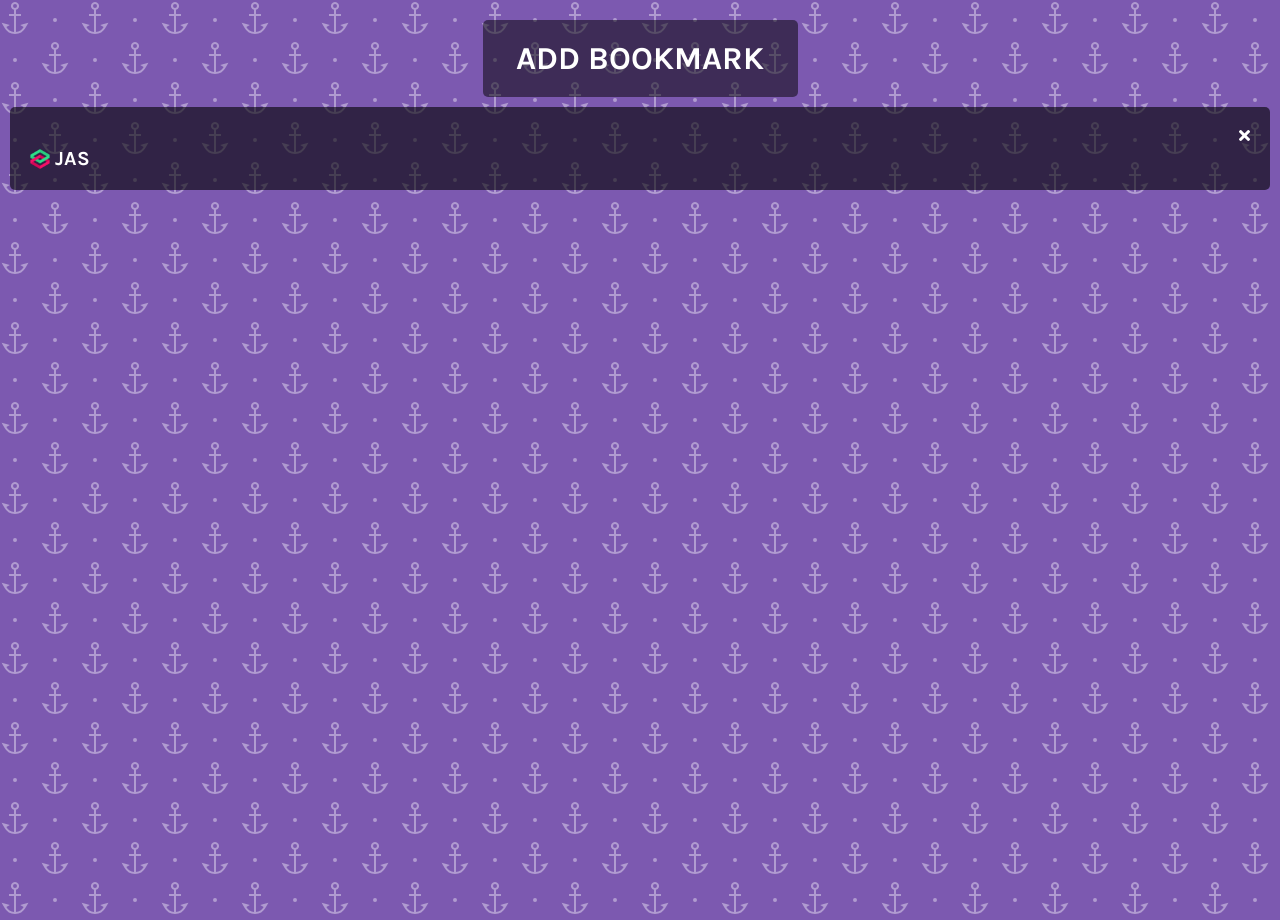
<file: project-10-book-keeper/index.html>
<!DOCTYPE html>
<html lang="en">
  <head>
    <meta charset="UTF-8" />
    <meta name="viewport" content="width=device-width, initial-scale=1.0" />
    <title>Book Mark App</title>
    <link rel="icon" type="image/png" href="favicon.png" />
    <link
      rel="stylesheet"
      href="https://cdnjs.cloudflare.com/ajax/libs/font-awesome/5.10.2/css/all.min.css"
    />
    <link rel="stylesheet" href="style.css" />
  </head>
  <body>
    <!-- Open Modal -->
    <h1 id="show-modal">Add Bookmark</h1>
    <!-- Bookmarks -->
    <div class="contianer" id="bookmarks-container"></div>
    <!-- Modal -->
    <div class="modal-container" id="modal">
      <div class="modal">
        <i class="fas fa-times close-icon" id="close-modal"></i>
        <div class="modal-header">
          <h3>Add Bookmark</h3>
        </div>
        <div class="modal-content">
          <form id="bookmark-form">
            <!-- Website Name -->
            <div class="form-group">
              <label for="website-name" class="form-label">
                Website Name
              </label>
              <input type="text" class="form-input" id="website-name" />
            </div>
            <!-- Website URL -->
            <div class="form-group">
              <label for="website-url" class="form-label"> Website URL </label>
              <input type="text" class="form-input" id="website-url" />
            </div>
            <button type="submit">Save</button>
          </form>
        </div>
      </div>
    </div>
    <!-- Script -->
    <script src="script.js"></script>
  </body>
</html>
</file>
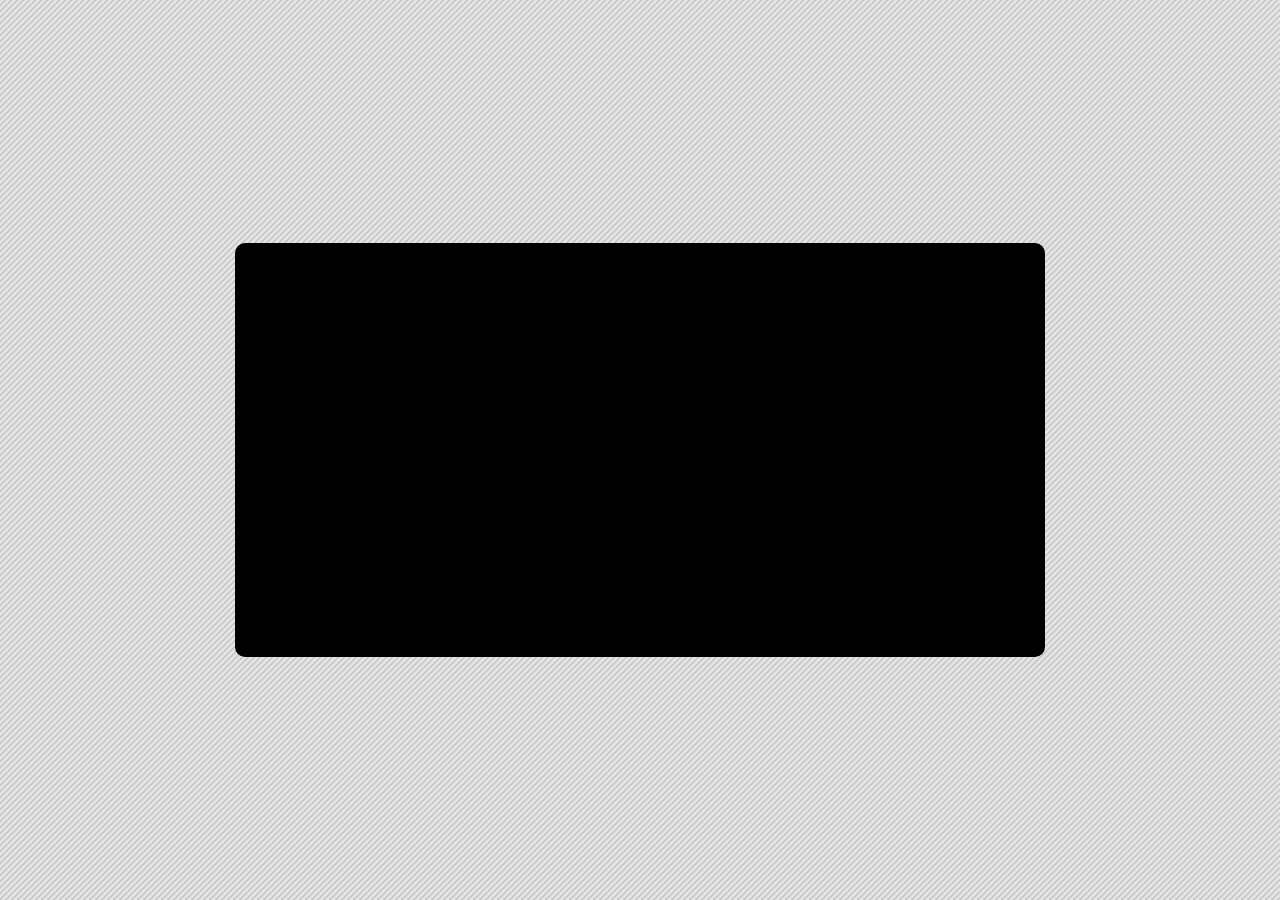
<file: project-11-video-player/index.html>
<!DOCTYPE html>
<html lang="en">
  <head>
    <meta charset="UTF-8" />
    <meta name="viewport" content="width=device-width, initial-scale=1.0" />
    <title>Custom Video Player</title>
    <link rel="icon" type="image/png" href="favicon.png" />
    <link
      rel="stylesheet"
      href="https://cdnjs.cloudflare.com/ajax/libs/font-awesome/5.10.2/css/all.min.css"
    />
    <link rel="stylesheet" href="style.css" />
  </head>
  <body>
    <!-- Car Racing (1080P)-->
    <!-- https://pixabay.com/videos/download/video-41758_source.mp4?attachment -->
    <!-- Lake (4K) -->
    <!-- https://pixabay.com/videos/download/video-28745_source.mp4?attachment -->
    <!-- Ocean (720P)-->
    <!-- https://pixabay.com/videos/download/video-31377_tiny.mp4?attachment -->
    <div class="player">
      <video
        src="https://pixabay.com/videos/download/video-31377_tiny.mp4?attachment"
        class="video"
        playsinline
      ></video>
      <div class="show-controls">
        <div class="controls-container">
          <div class="progress-range" title="Seek">
            <div class="progress-bar"></div>
          </div>
          <div class="control-group">
            <div class="controls-left">
              <div class="play-controls">
                <i class="fas fa-play" title="Play" id="play-btn"></i>
              </div>
              <div class="volume">
                <div class="volume-icon">
                  <i class="fas fa-volume-up" title="Mute" id="volume-icon"></i>
                </div>
                <div class="volume-range" title="Change Volume">
                  <div class="volume-bar"></div>
                </div>
              </div>
            </div>
            <div class="controls-right">
              <div class="speed" title="Playback Rate">
                <select
                  name="playbackRate"
                  id="playbackRate"
                  class="player-speed"
                >
                  <option value="0.5">0.5 x</option>
                  <option value="0.75">0.75 x</option>
                  <option value="1" selected>1 x</option>
                  <option value="1.5">1.5 x</option>
                  <option value="2">2 x</option>
                </select>
              </div>
              <div class="time">
                <span class="time-elapsed">00:00 / </span>
                <span class="time-duration">2:38</span>
              </div>
              <div class="fullscreen">
                <i class="fas fa-expand"></i>
              </div>
            </div>
          </div>
        </div>
      </div>
    </div>

    <!-- Script -->
    <script src="script.js"></script>
  </body>
</html>
</file>
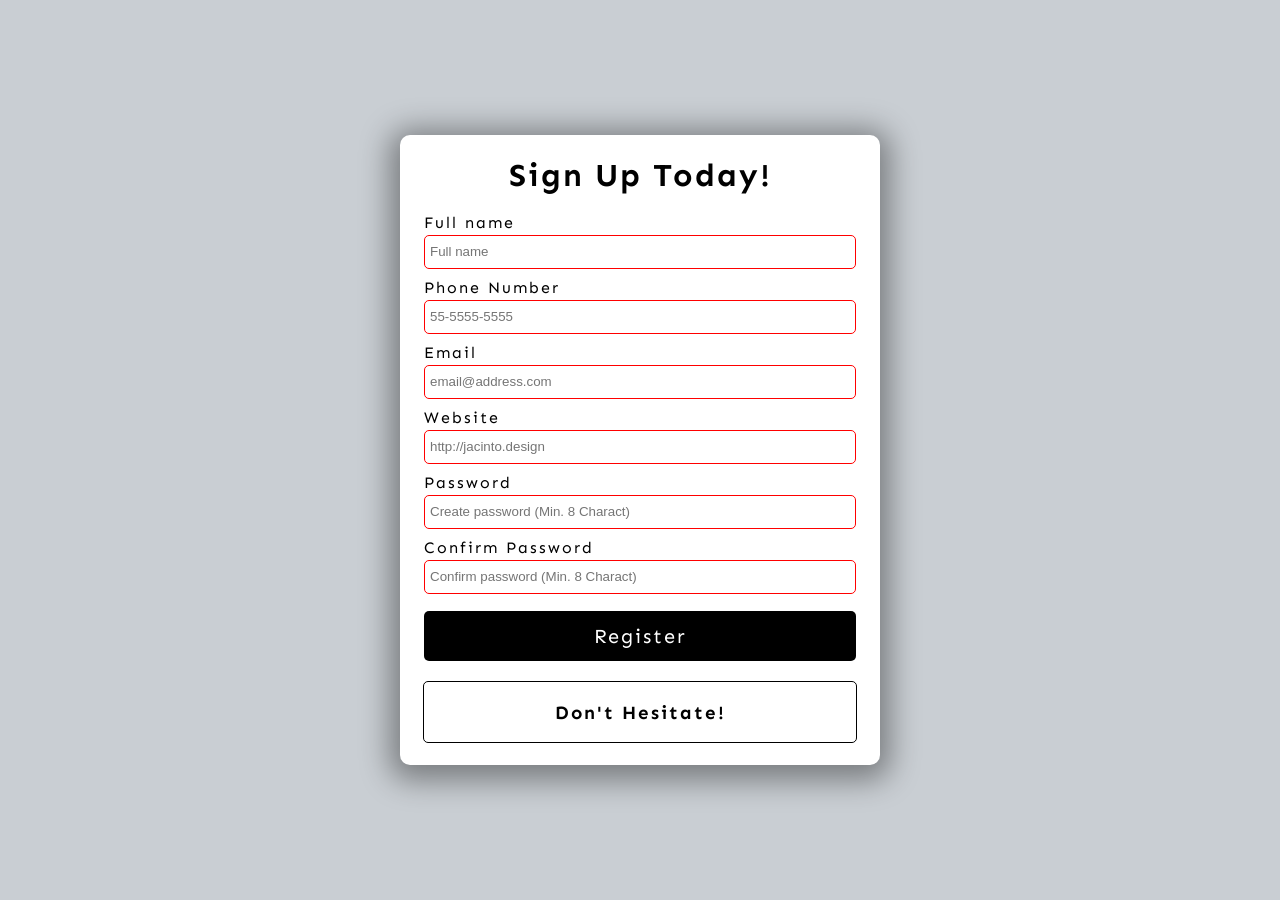
<file: project-12-form-validator/index.html>
<!DOCTYPE html>
<html lang="en">
  <head>
    <meta charset="UTF-8" />
    <meta name="viewport" content="width=device-width, initial-scale=1.0" />
    <title>Form Validation</title>
    <link rel="icon" type="image/png" href="favicon.png" />
    <link
      rel="stylesheet"
      href="https://cdnjs.cloudflare.com/ajax/libs/font-awesome/5.10.2/css/all.min.css"
    />
    <link rel="stylesheet" href="style.css" />
  </head>
  <body>
    <div class="container">
      <h1>Sign Up Today!</h1>
      <form id="form" novalidate>
        <div class="form-group">
          <label for="name">Full name</label>
          <input
            type="text"
            name="name"
            id="name"
            placeholder="Full name"
            required
            minlength="3"
            maxlength="100"
          />
        </div>
        <div class="form-group">
          <label for="phone">Phone Number</label>
          <input
            type="tel"
            name="phone"
            id="phone"
            placeholder="55-5555-5555"
            required
            pattern="[0-9]{2}-[0-9]{4}-[0-9]{4}"
          />
        </div>
        <div class="form-group">
          <label for="email">Email</label>
          <input
            type="email"
            name="email"
            id="email"
            placeholder="email@address.com"
            required
          />
        </div>
        <div class="form-group">
          <label for="website">Website</label>
          <input
            type="url"
            name="website"
            id="website"
            placeholder="http://jacinto.design"
            required
          />
        </div>
        <div class="form-group">
          <label for="password1">Password</label>
          <input
            type="password"
            name="password1"
            id="password1"
            placeholder="Create password (Min. 8 Charact)"
            required
            pattern="^(?=.*\d)(?=.*[a-z])(?=.*[A-Z])(?=.*[a-zA-Z]).{8,}$"
            title="Pleace include at least 1 uppercase character, 1 lowercase character"
          />
        </div>
        <div class="form-group">
          <label for="password2">Confirm Password</label>
          <input
            type="password"
            name="password2"
            id="password2"
            placeholder="Confirm password (Min. 8 Charact)"
            required
            pattern="^(?=.*\d)(?=.*[a-z])(?=.*[A-Z])(?=.*[a-zA-Z]).{8,}$"
          />
        </div>
        <button type="submit">Register</button>
      </form>
      <div class="message-container">
        <h3 id="message">Don't Hesitate!</h3>
      </div>
    </div>
    <!-- Script -->
    <script src="script.js"></script>
  </body>
</html>
</file>
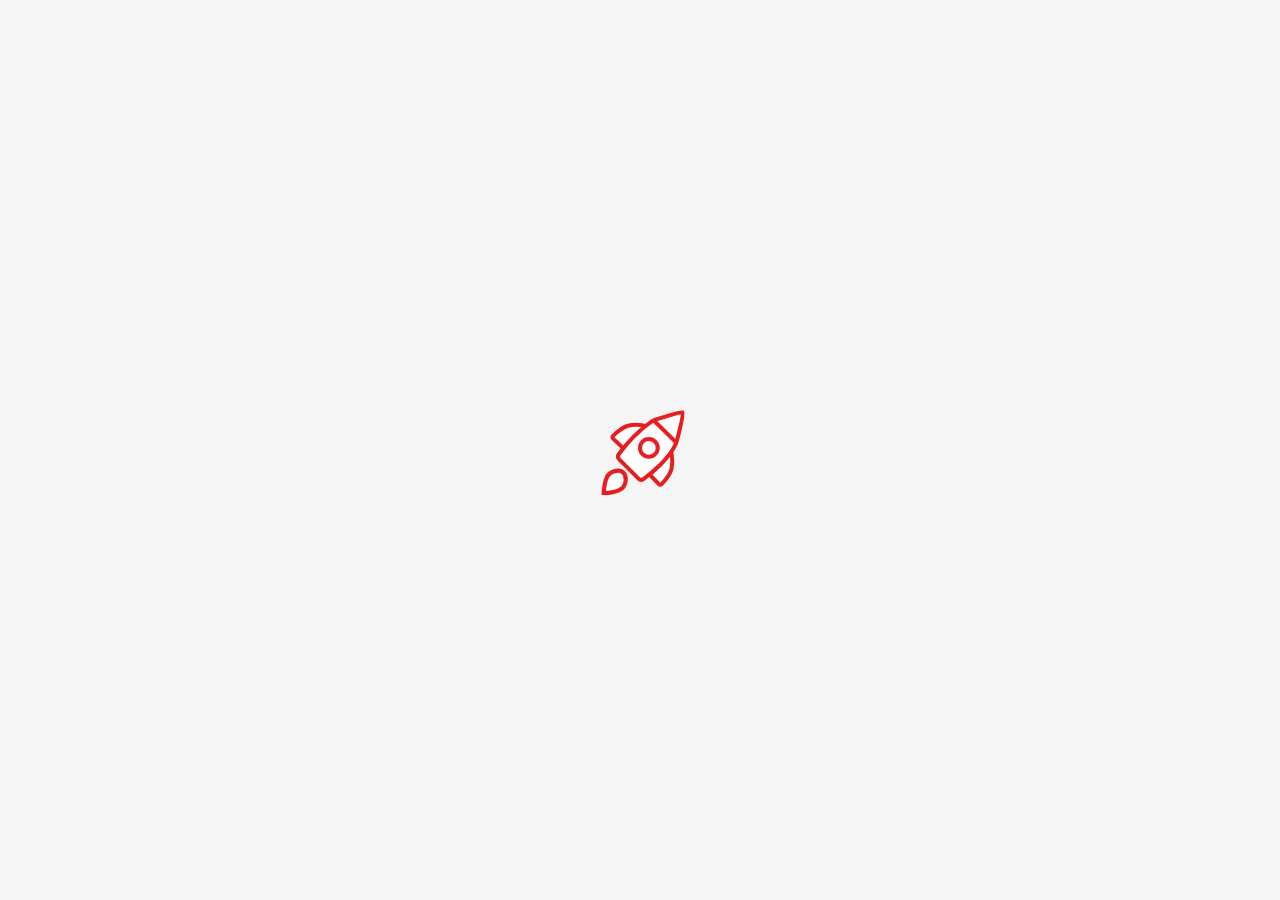
<file: project-14-NASA-APOD/index.html>
<!DOCTYPE html>
<html lang="en">
  <head>
    <meta charset="UTF-8" />
    <meta name="viewport" content="width=device-width, initial-scale=1.0" />
    <title>NASA API Pictures</title>
    <link rel="stylesheet" href="style.css" />
    <link
      rel="icon"
      type="image/png"
      href="https://s2.googleusercontent.com/s2/favicons?domain=www.nasa.gov"
    />
    <!-- ZTM Favicon -->
    <!-- <link rel="icon" type="image/png" href="favicon.png"> -->
  </head>
  <body>
    <div class="loader hidden">
      <img src="rocket.svg" alt="Rocket Loading Animation" />
    </div>
    <div class="container">
      <div class="navigation-container">
        <span class="background"></span>
        <span class="navigation-items" id="resultsNav">
          <h3 class="clickable" onclick="updateDOM('favorites')">Favorites</h3>
          <h3>&nbsp;&nbsp;&nbsp;&nbsp;•&nbsp;&nbsp;&nbsp;</h3>
          <h3 class="clickable" onclick="getNasaPictures()">Load More</h3>
        </span>
        <span class="navigation-items hidden" id="favoritesNav">
          <h3 class="clickable" onclick="getNasaPictures()">
            Load More NASA Images
          </h3>
        </span>
      </div>
      <div class="images-container"></div>
    </div>
    <div class="save-confirmed" hidden>
      <h1>ADDED!</h1>
    </div>
    <!-- Script -->
    <script src="script.js"></script>
  </body>
</html>
</file>
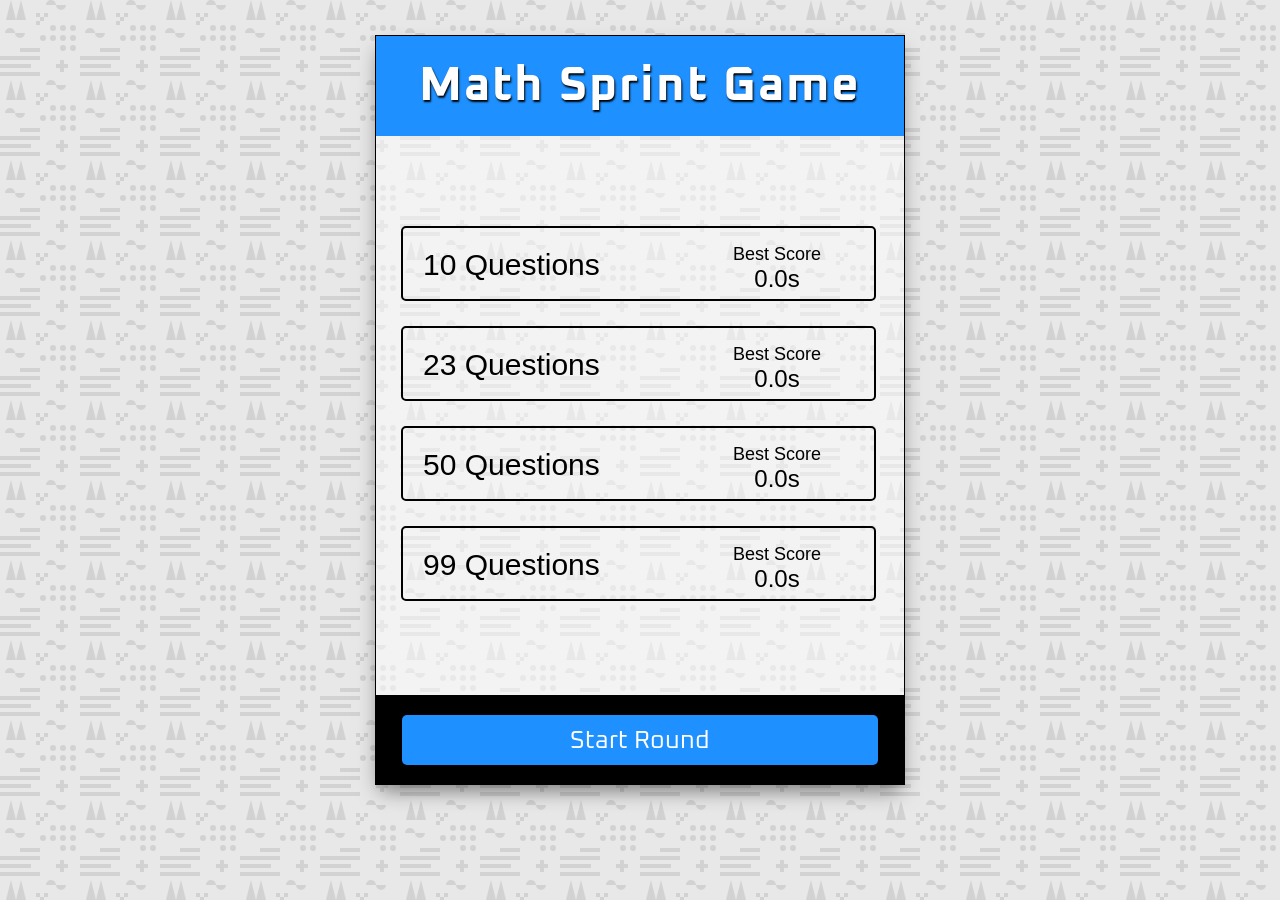
<file: project-15-Math-Sprint-Game/index.html>
<!DOCTYPE html>
<html lang="en">
  <head>
    <meta charset="UTF-8" />
    <meta name="viewport" content="width=device-width, initial-scale=1.0" />
    <title>Math Sprint Game</title>
    <link rel="icon" type="image/png" href="favicon.png" />
    <link rel="stylesheet" href="style.css" />
  </head>
  <body>
    <div class="game-container">
      <div class="header">
        <h1>Math Sprint Game</h1>
      </div>

      <div class="card" id="splash-page">
        <form id="start-form">
          <div class="selection-container">
            <div class="radio-container">
              <label for="value-10">10 Questions</label>
              <input type="radio" name="questions" value="10" id="value-10" />
              <span class="best-score">
                <span>Best Score</span>
                <span class="best-score-value"></span>
              </span>
            </div>
            <div class="radio-container">
              <label for="value-23">23 Questions</label>
              <input type="radio" name="questions" value="23" id="value-23" />
              <span class="best-score">
                <span>Best Score</span>
                <span class="best-score-value"></span>
              </span>
            </div>
            <div class="radio-container">
              <label for="value-50">50 Questions</label>
              <input type="radio" name="questions" value="50" id="value-50" />
              <span class="best-score">
                <span>Best Score</span>
                <span class="best-score-value"></span>
              </span>
            </div>
            <div class="radio-container">
              <label for="value-99">99 Questions</label>
              <input type="radio" name="questions" value="99" id="value-99" />
              <span class="best-score">
                <span>Best Score</span>
                <span class="best-score-value"></span>
              </span>
            </div>
          </div>
          <div class="selection-footer">
            <button class="start" type="submit">Start Round</button>
          </div>
        </form>
      </div>

      <div class="card" id="countdown-page" hidden>
        <h1 class="countdown">3</h1>
      </div>

      <div class="card" id="game-page" hidden>
        <div class="item-container"></div>
        <div class="item-footer">
          <button class="wrong" onclick="select(false)">Wrong</button>
          <button class="right" onclick="select(true)">Right</button>
        </div>
      </div>

      <div class="card" id="score-page" hidden>
        <div class="score-container">
          <h1 class="title">Your Time</h1>
          <h1 class="final-time"></h1>
          <h1 class="base-time"></h1>
          <h1 class="penalty-time"></h1>
        </div>
        <div class="score-footer">
          <button class="play-again" onclick="playAgain()" hidden>
            Play Again
          </button>
        </div>
      </div>
    </div>
    <!-- Script -->
    <script src="shuffle.js"></script>
    <script src="script.js"></script>
  </body>
</html>
</file>
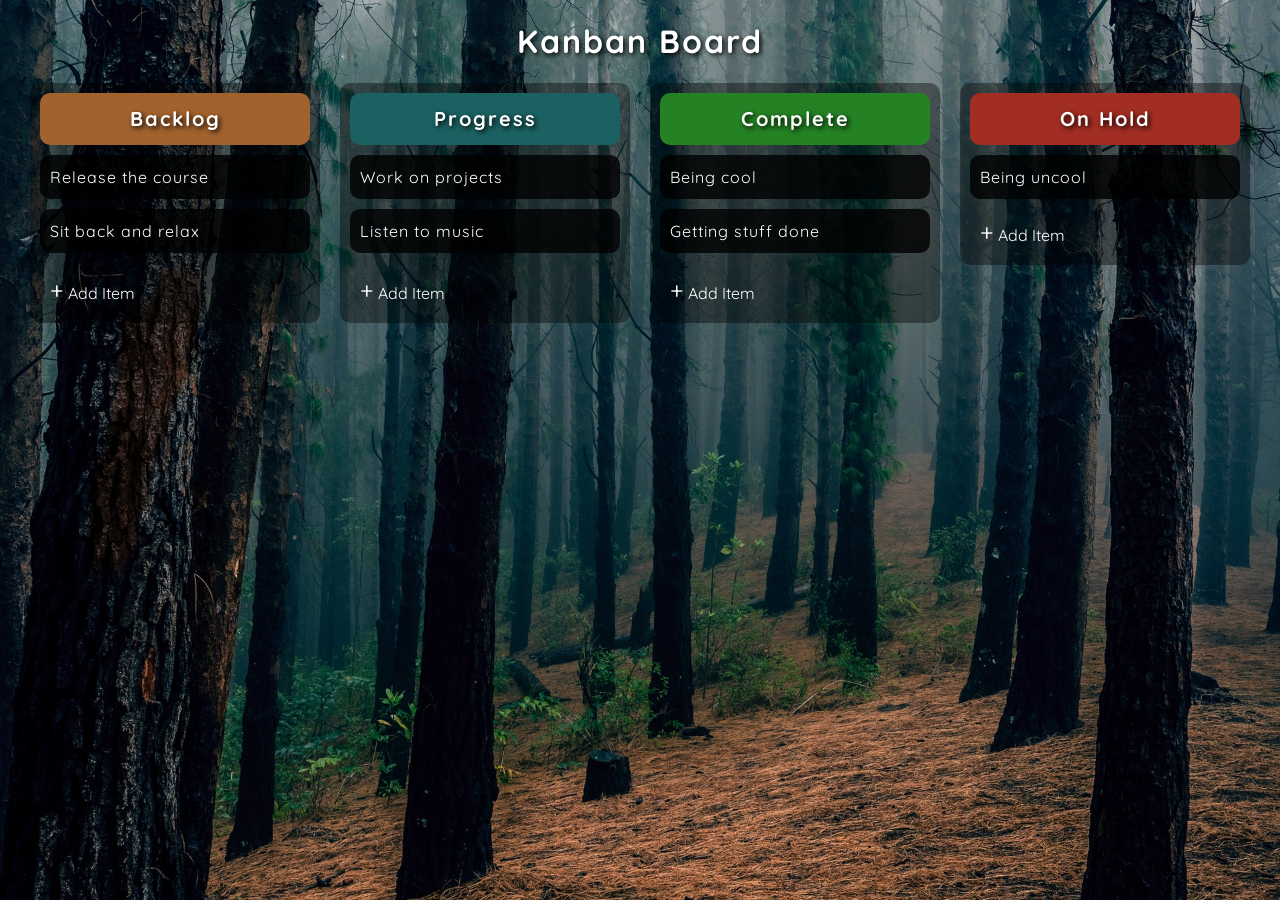
<file: project-16-Drag-Drop/index.html>
<!DOCTYPE html>
<html lang="en">
  <head>
    <meta charset="UTF-8" />
    <meta name="viewport" content="width=device-width, initial-scale=1.0" />
    <title>Drag and Drop</title>
    <link rel="icon" type="image/png" href="favicon.png" />
    <link rel="stylesheet" href="style.css" />
  </head>
  <body>
    <h1 class="main-title">Kanban Board</h1>
    <div class="drag-container">
      <ul class="drag-list">
        <li class="drag-column backlog-column">
          <span class="header">
            <h1>Backlog</h1>
          </span>
          <div class="backlog-content">
            <ul
              class="drag-item-list"
              id="backlog-list"
              ondrop="drop(event)"
              ondragover="allowDrop(event)"
              ondragenter="dragEnter(0)"
            ></ul>
          </div>
          <div class="add-btn-group">
            <div class="add-btn" onclick="showInputBox(0)">
              <span class="plus-sign">+</span>
              <span>Add Item</span>
            </div>
            <div class="add-btn solid" onclick="hideInputBox(0)">
              <span>Save Item</span>
            </div>
          </div>
          <div class="add-container">
            <div class="add-item" contenteditable="true"></div>
          </div>
        </li>
        <li class="drag-column progress-column">
          <span class="header">
            <h1>Progress</h1>
          </span>
          <div class="progress-content">
            <ul
              class="drag-item-list"
              id="progress-list"
              ondrop="drop(event)"
              ondragover="allowDrop(event)"
              ondragenter="dragEnter(1)"
            ></ul>
          </div>
          <div class="add-btn-group">
            <div class="add-btn" onclick="showInputBox(1)">
              <span class="plus-sign">+</span>
              <span>Add Item</span>
            </div>
            <div class="add-btn solid" onclick="hideInputBox(1)">
              <span>Save Item</span>
            </div>
          </div>
          <div class="add-container">
            <div class="add-item" contenteditable="true"></div>
          </div>
        </li>
        <li class="drag-column complete-column">
          <span class="header">
            <h1>Complete</h1>
          </span>
          <div class="complete-content">
            <ul
              class="drag-item-list"
              id="complete-list"
              ondrop="drop(event)"
              ondragover="allowDrop(event)"
              ondragenter="dragEnter(2)"
            ></ul>
          </div>
          <div class="add-btn-group">
            <div class="add-btn" onclick="showInputBox(2)">
              <span class="plus-sign">+</span>
              <span>Add Item</span>
            </div>
            <div class="add-btn solid" onclick="hideInputBox(2)">
              <span>Save Item</span>
            </div>
          </div>
          <div class="add-container">
            <div class="add-item" contenteditable="true"></div>
          </div>
        </li>
        <li class="drag-column on-hold-column">
          <span class="header">
            <h1>On Hold</h1>
          </span>
          <div class="on-hold-content">
            <ul
              class="drag-item-list"
              id="on-hold-list"
              ondrop="drop(event)"
              ondragover="allowDrop(event)"
              ondragenter="dragEnter(3)"
            ></ul>
          </div>
          <div class="add-btn-group">
            <div class="add-btn" onclick="showInputBox(3)">
              <span class="plus-sign">+</span>
              <span>Add Item</span>
            </div>
            <div class="add-btn solid" onclick="hideInputBox(3)">
              <span>Save Item</span>
            </div>
          </div>
          <div class="add-container">
            <div class="add-item" contenteditable="true"></div>
          </div>
        </li>
      </ul>
    </div>
    <!-- Script -->
    <script src="script.js"></script>
  </body>
</html>
</file>
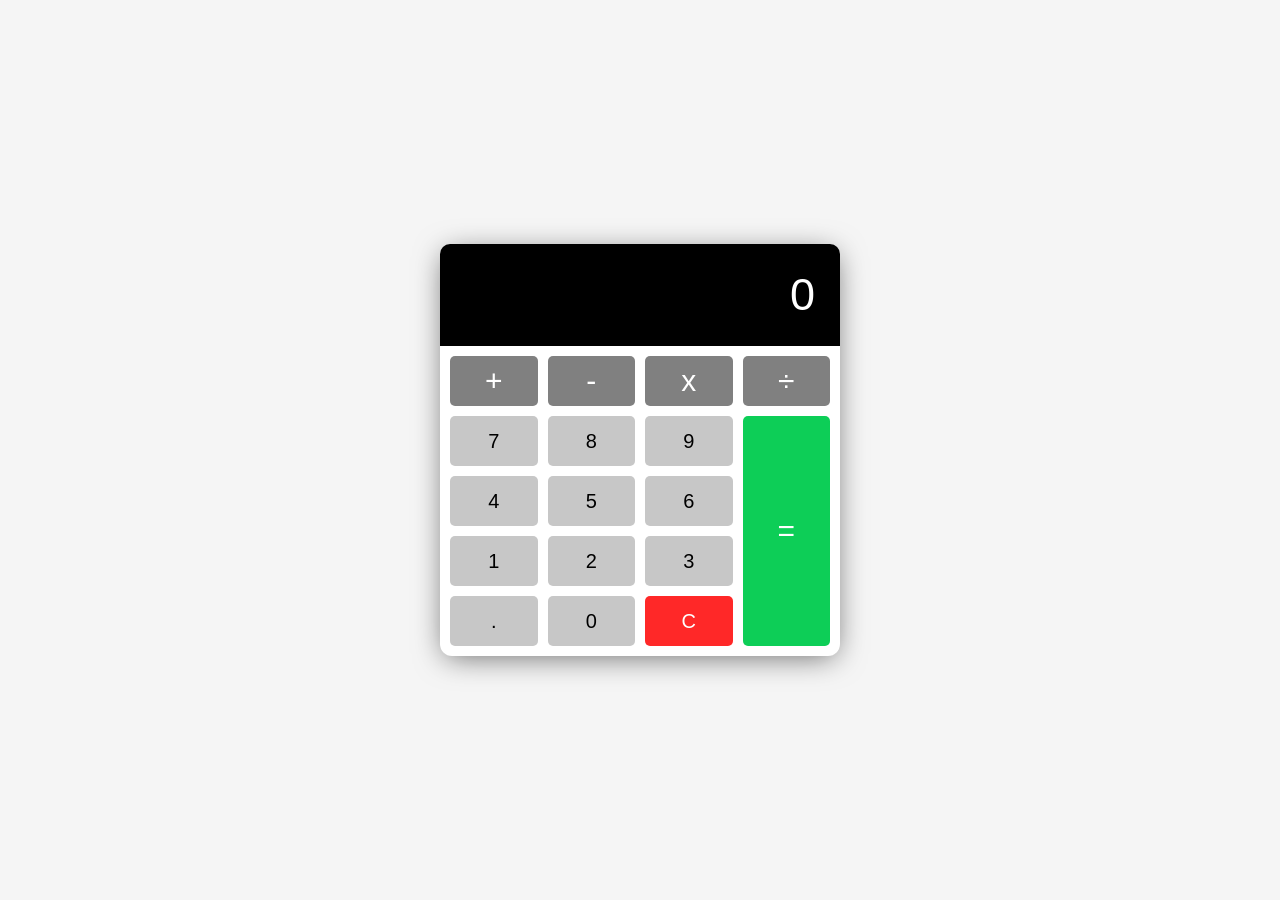
<file: project-17-Calculator/index.html>
<!DOCTYPE html>
<html lang="en">
  <head>
    <meta charset="UTF-8" />
    <meta name="viewport" content="width=device-width, initial-scale=1.0" />
    <title>Calculator</title>
    <link rel="icon" type="image/png" href="favicon.png" />
    <link
      rel="stylesheet"
      href="https://cdnjs.cloudflare.com/ajax/libs/font-awesome/5.10.2/css/all.min.css"
    />
    <link rel="stylesheet" href="style.css" />
  </head>
  <body>
    <div class="calculator">
      <div class="calculator-display">
        <h1>0</h1>
      </div>

      <div class="calculator-buttons">
        <button class="operator" value="+">+</button>
        <button class="operator" value="-">-</button>
        <button class="operator" value="*">x</button>
        <button class="operator" value="/">÷</button>
        <button value="7">7</button>
        <button value="8">8</button>
        <button value="9">9</button>
        <button value="4">4</button>
        <button value="5">5</button>
        <button value="6">6</button>
        <button value="1">1</button>
        <button value="2">2</button>
        <button value="3">3</button>
        <button class="decimal" value=".">.</button>
        <button value="0">0</button>
        <button class="clear" id="clear-btn">C</button>
        <button class="equal-sign operator" value="=">=</button>
      </div>
    </div>
    <!-- Script -->
    <script src="script.js"></script>
  </body>
</html>
</file>
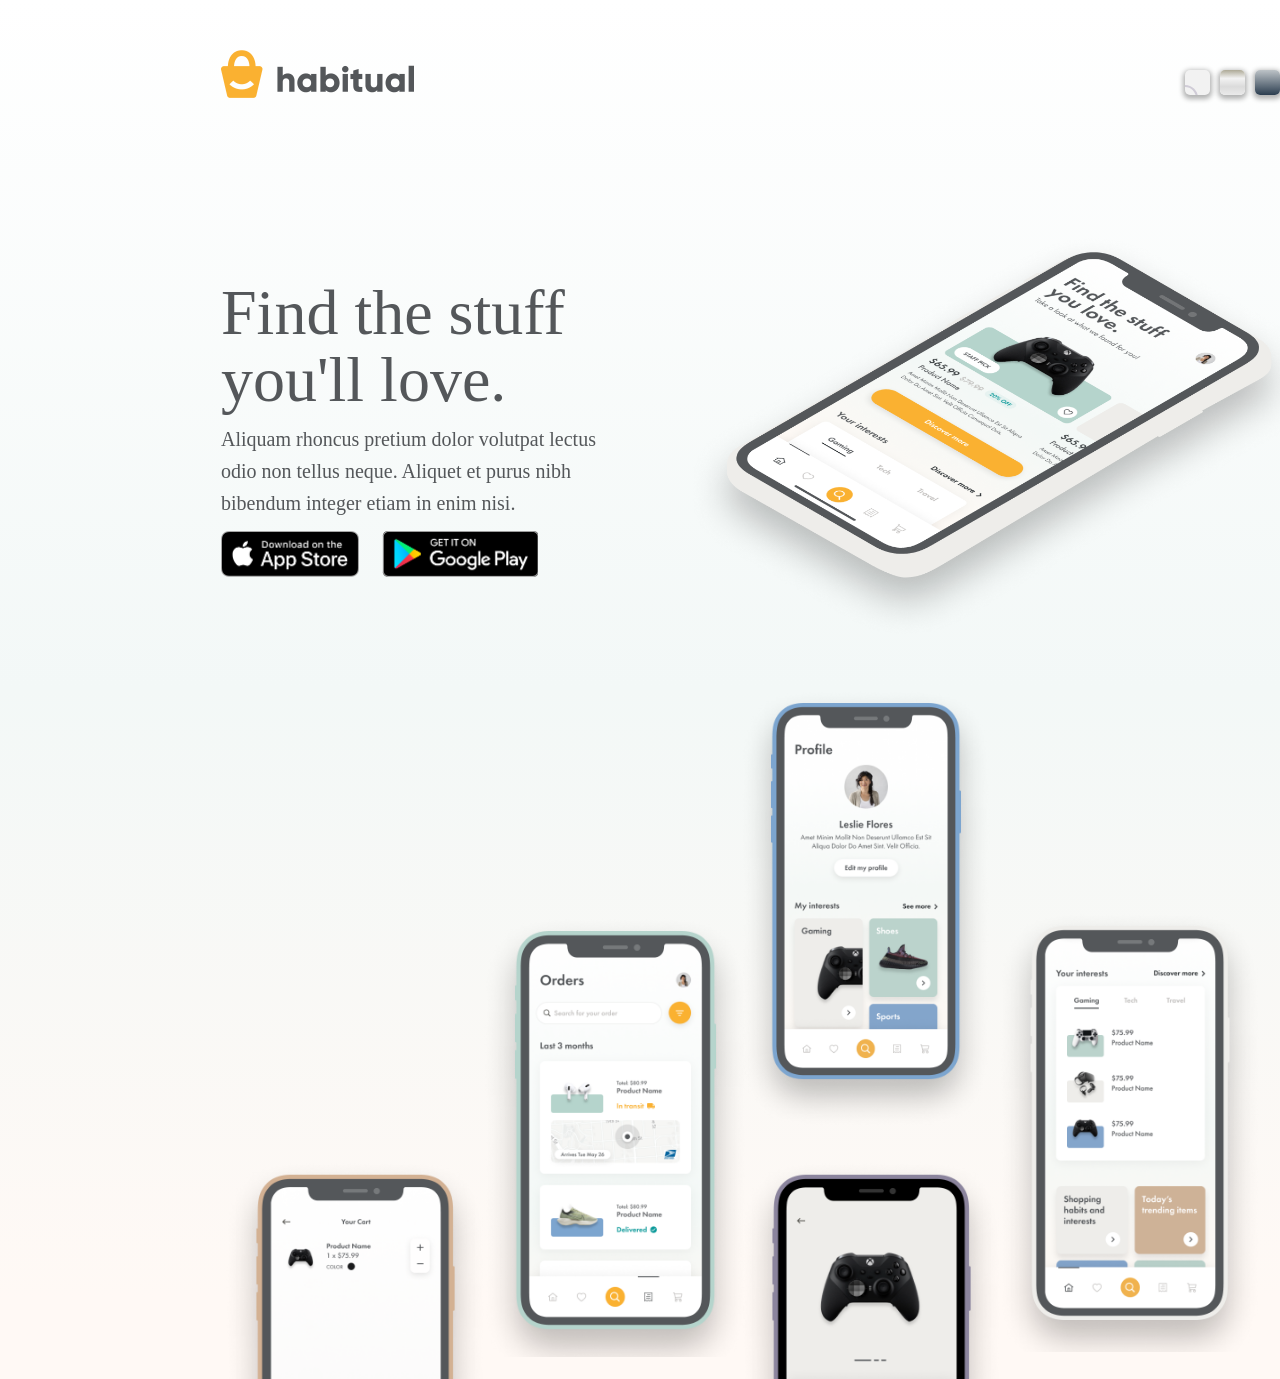
<file: project-18-splash-page/index.html>
<!DOCTYPE html>
<html lang="en">
  <head>
    <meta charset="UTF-8" />
    <meta name="viewport" content="width=device-width, initial-scale=1.0" />
    <title>Splash Page</title>
    <link rel="icon" type="image/png" href="favicon.png" />
    <link rel="stylesheet" href="style.css" />
  </head>
  <body>
    <div class="wrapper">
      <img
        src="./img/habitual-branding.png"
        alt="Habitual Logo"
        class="brand-img"
      />
      <div class="background-toggles" title="Change Background">
        <div class="background-1" onclick="changeBackground('1')"></div>
        <div class="background-2" onclick="changeBackground('2')"></div>
        <div class="background-3" onclick="changeBackground('3')"></div>
      </div>
      <div class="text-container">
        <h1 class="title">Find the stuff you'll love.</h1>
        <p class="text">
          Aliquam rhoncus pretium dolor volutpat lectus odio non tellus neque.
          Aliquet et purus nibh bibendum integer etiam in enim nisi.
        </p>
        <div class="app-store-btn">
          <a href="https://apple.com" target="_blank">
            <img src="./img/app-store-button.png" alt="App Store" />
          </a>
        </div>
        <div class="google-play-btn">
          <a href="https://play.google.com" target="_blank">
            <img src="./img/google-play-button.png" alt="Google Play" />
          </a>
        </div>
      </div>

      <div class="main-image-container">
        <img src="./img/main-image.png" alt="Landing Page Mockup" />
      </div>

      <img src="./img/profile.png" alt="Profile Mockup" class="profile-img" />
      <img src="./img/orders.png" alt="Orders Mockup" class="orders-img" />
      <img src="./img/home.png" alt="Home Mockup" class="home-img" />
      <img src="./img/cart.png" alt="Cart Mockup" class="cart-img" />
      <img src="./img/product.png" alt="Product Mockup" class="product-img" />
    </div>
    <!-- Script -->
    <script src="script.js"></script>
  </body>
</html>
</file>
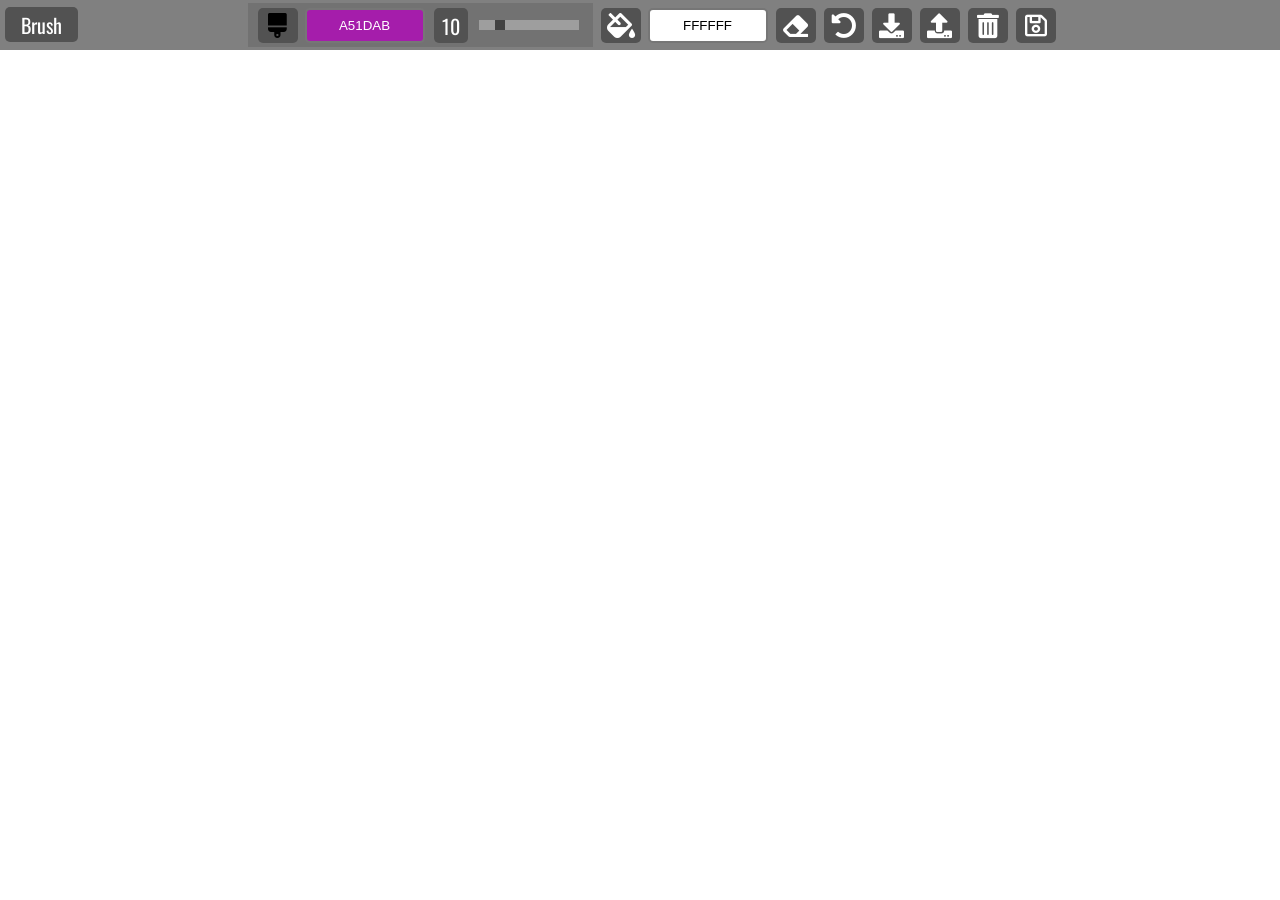
<file: project-19-paint-clone/index.html>
<!DOCTYPE html>
<html lang="en">
  <head>
    <meta charset="UTF-8" />
    <meta name="viewport" content="width=device-width, initial-scale=1.0" />
    <title>Paint Clone</title>
    <link rel="icon" type="image/png" href="favicon.png" />
    <link
      rel="stylesheet"
      href="https://cdnjs.cloudflare.com/ajax/libs/font-awesome/5.10.2/css/all.min.css"
    />
    <link rel="stylesheet" href="style.css" />
  </head>
  <body>
    <!-- Tool Bar -->
    <div class="top-bar">
      <!-- Active Tool -->
      <div class="active-tool">
        <span id="active-tool" title="Active Tool">Brush</span>
      </div>
      <!-- Brush -->
      <div class="brush tool">
        <i class="fas fa-brush" id="brush" title="Brush"></i>
        <input class="jscolor" value="a51dab" id="brush-color" />
        <span class="size" id="brush-size" title="Brush Size">10</span>
        <input
          type="range"
          min="1"
          max="50"
          value="10"
          class="slider"
          id="brush-slider"
        />
      </div>
      <!-- Bucket -->
      <div class="bucket tool">
        <i class="fas fa-fill-drip" title="Background Color"></i>
        <input class="jscolor" value="ffffff" id="bucket-color" />
      </div>
      <!-- Eraser -->
      <div class="tool">
        <i class="fas fa-eraser" id="eraser" title="Eraser"></i>
      </div>
      <!-- Clear Canvas -->
      <div class="tool">
        <i class="fas fa-undo-alt" id="clear-canvas" title="Clear"></i>
      </div>
      <!-- Save Local Storage -->
      <div class="tool">
        <i
          class="fas fa-download"
          id="save-storage"
          title="Save Local Storage"
        ></i>
      </div>
      <!-- Load Local Storage -->
      <div class="tool">
        <i
          class="fas fa-upload"
          id="load-storage"
          title="Load Local Storage"
        ></i>
      </div>
      <!-- Clear Local Storage -->
      <div class="tool">
        <i
          class="fas fa-trash-alt"
          id="clear-storage"
          title="Clear Local Storage"
        ></i>
      </div>
      <!-- Download Image -->
      <div class="tool">
        <a id="download">
          <i class="far fa-save" title="Save Image File"></i>
        </a>
      </div>
    </div>

    <!-- Message Mobile -->
    <div class="mobile-message">
      <h2>Please use application on larger screen</h2>
    </div>

    <!-- Script -->
    <script src="jscolor.js"></script>
    <script src="script.js"></script>
  </body>
</html>
</file>
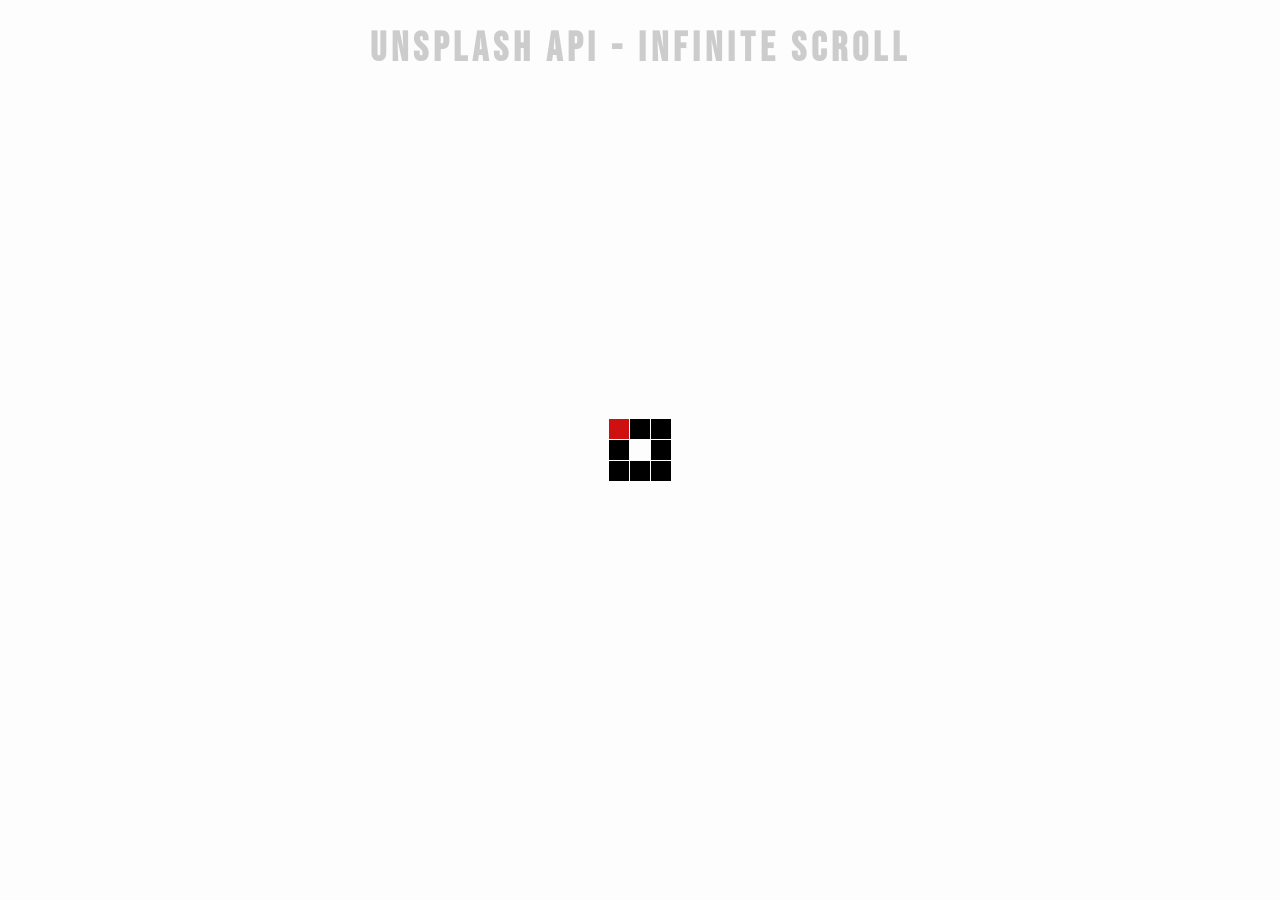
<file: project-2-infinity-scroll/index.html>
<!DOCTYPE html>
<html lang="en">
  <head>
    <meta charset="UTF-8" />
    <meta name="viewport" content="width=device-width, initial-scale=1.0" />
    <title>Infinite Scroll</title>
    <link rel="icon" type="image/png" href="favicon.png" />
    <link
      rel="stylesheet"
      href="https://cdnjs.cloudflare.com/ajax/libs/font-awesome/5.10.2/css/all.min.css"
    />
    <link rel="stylesheet" href="style.css" />
  </head>
  <body>
    <!-- Title -->
    <h1>Unsplash API - Infinite Scroll</h1>
    <!-- Loader -->
    <div class="loader" id="loader">
      <img src="loader.svg" alt="Loading" />
    </div>
    <!-- Image Container -->
    <div class="image-container" id="image-container"></div>
    <!-- Script -->
    <script src="script.js"></script>
  </body>
</html>
</file>
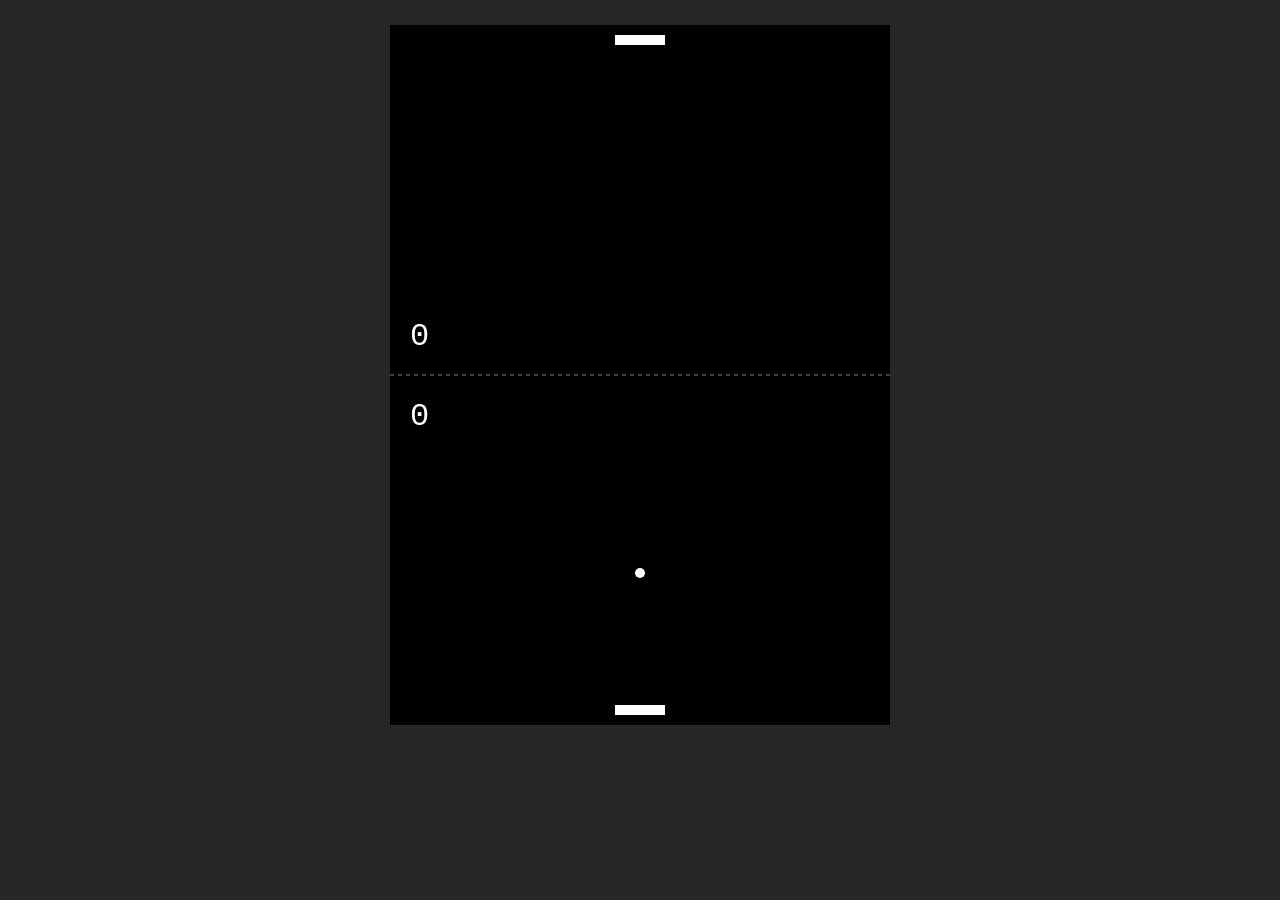
<file: project-20-pong/index.html>
<!DOCTYPE html>
<html lang="en">
<head>
    <meta charset="UTF-8">
    <meta name="viewport" content="width=device-width, initial-scale=1.0">
    <title>Pong</title>
    <link rel="icon" type="image/png" href="favicon.png">
    <link rel="stylesheet" href="style.css">
</head>
<body>
    <!-- Script -->
    <script src="script.js"></script>
</body>
</html>
</file>
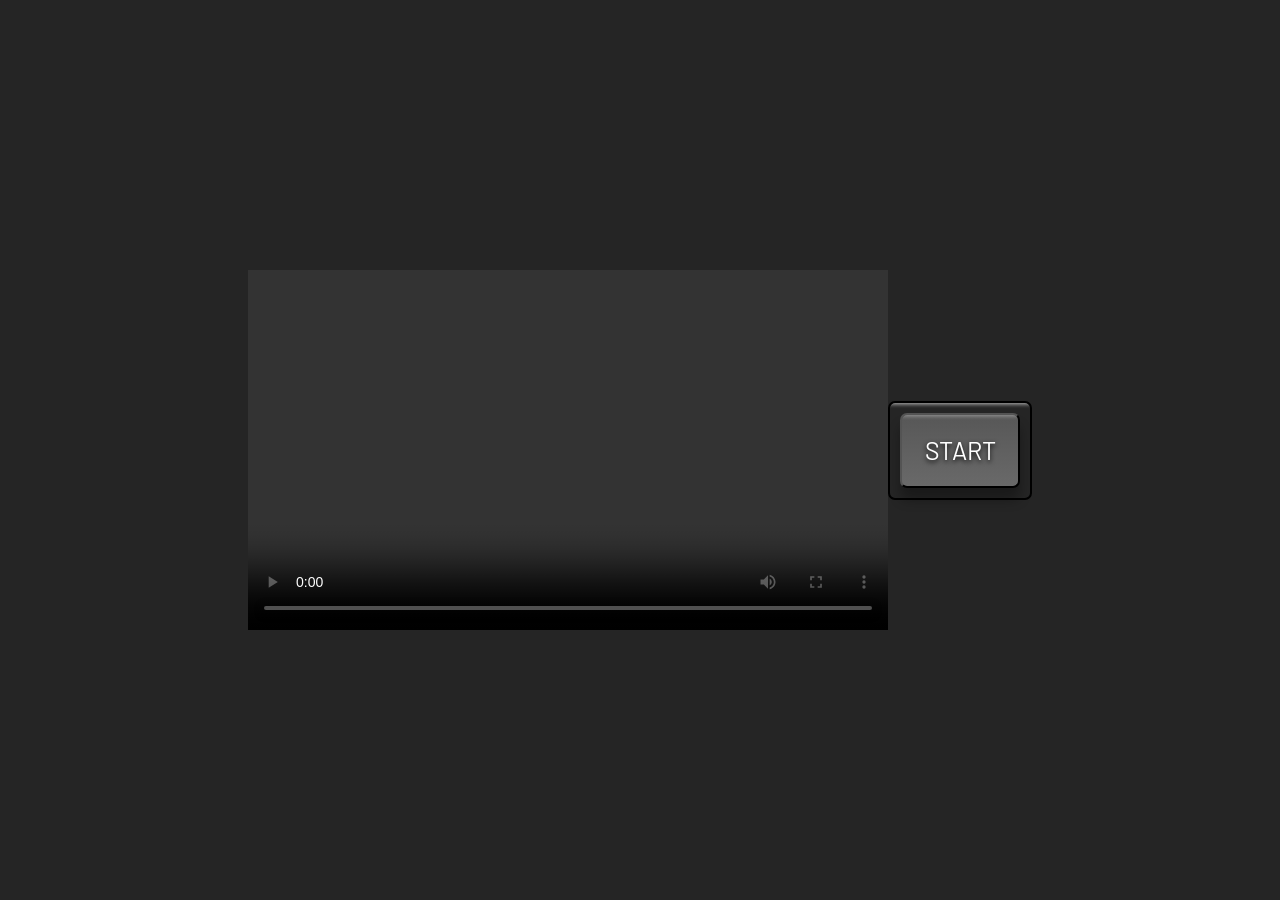
<file: project-3-picture-in-picture/index.html>
<!DOCTYPE html>
<html lang="en">
  <head>
    <meta charset="UTF-8" />
    <meta name="viewport" content="width=device-width, initial-scale=1.0" />
    <title>Picture In Picture</title>
    <link rel="icon" type="image/png" href="favicon.png" />
    <link rel="stylesheet" href="style.css" />
  </head>
  <body>
    <!-- Video -->
    <video id="video" controls height="360" width="640"></video>
    <!-- Button -->
    <div class="button-container">
      <button id="button">START</button>
    </div>
    <!-- Script -->
    <script src="script.js"></script>
  </body>
</html>
</file>
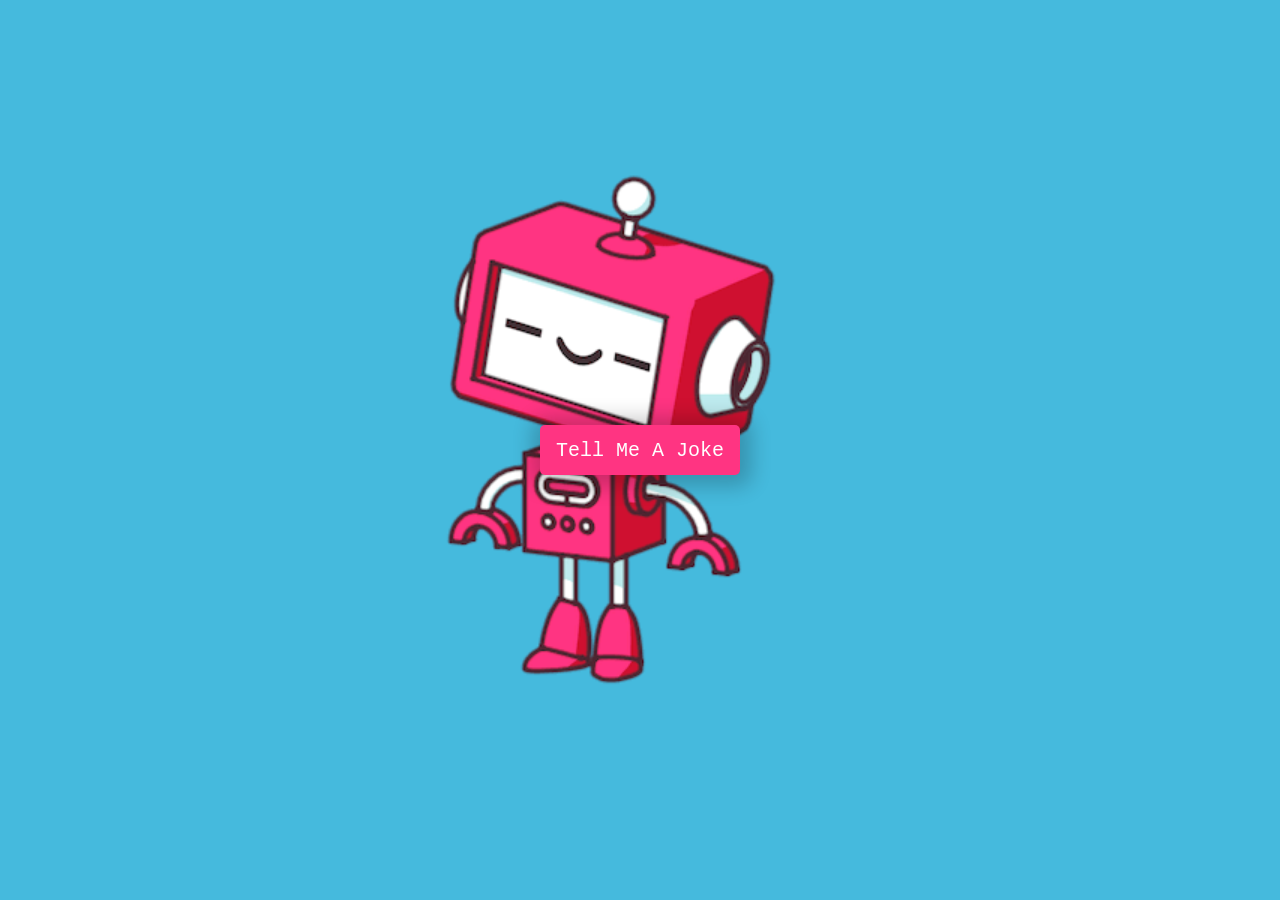
<file: project-4-joke-teller/index.html>
<!DOCTYPE html>
<html lang="en">
  <head>
    <meta charset="UTF-8" />
    <meta name="viewport" content="width=device-width, initial-scale=1.0" />
    <title>Joke Teller</title>
    <link rel="icon" type="image/png" href="favicon.png" />
    <link
      rel="stylesheet"
      href="https://cdnjs.cloudflare.com/ajax/libs/font-awesome/5.10.2/css/all.min.css"
    />
    <link rel="stylesheet" href="style.css" />
  </head>
  <body>
    <div class="container">
      <button id="button">Tell Me A Joke</button>
      <audio id="audio" controls hidden></audio>
    </div>
    <!-- Script -->
    <script src="script.js"></script>
  </body>
</html>
</file>
<file: project-10-book-keeper/style.css>
@import url("https://fonts.googleapis.com/css2?family=Karla&display=swap");

:root {
  --primary-color: #7c59b0;
  --border-radius: 5px;
}

html {
  box-sizing: border-box;
}

body {
  margin: 0;
  font-family: Karla, sans-serif;
  min-height: 100vh;
  background-color: var(--primary-color);
  background-image: url("data:image/svg+xml,%3Csvg xmlns='http://www.w3.org/2000/svg' viewBox='0 0 80 80' width='80' height='80'%3E%3Cpath fill='%23ffffff' fill-opacity='0.4' d='M14 16H9v-2h5V9.87a4 4 0 1 1 2 0V14h5v2h-5v15.95A10 10 0 0 0 23.66 27l-3.46-2 8.2-2.2-2.9 5a12 12 0 0 1-21 0l-2.89-5 8.2 2.2-3.47 2A10 10 0 0 0 14 31.95V16zm40 40h-5v-2h5v-4.13a4 4 0 1 1 2 0V54h5v2h-5v15.95A10 10 0 0 0 63.66 67l-3.47-2 8.2-2.2-2.88 5a12 12 0 0 1-21.02 0l-2.88-5 8.2 2.2-3.47 2A10 10 0 0 0 54 71.95V56zm-39 6a2 2 0 1 1 0-4 2 2 0 0 1 0 4zm40-40a2 2 0 1 1 0-4 2 2 0 0 1 0 4zM15 8a2 2 0 1 0 0-4 2 2 0 0 0 0 4zm40 40a2 2 0 1 0 0-4 2 2 0 0 0 0 4z'%3E%3C/path%3E%3C/svg%3E");
}

h1 {
  color: white;
  padding: 20px;
  background: rgba(0, 0, 0, 0.5);
  border-radius: var(--border-radius);
  cursor: pointer;
  text-align: center;
  text-transform: uppercase;
  width: 275px;
  margin: 20px auto 10px;
  user-select: none;
}

h1:hover {
  background: rgba(0, 0, 0, 0.8);
}

/* Bookmarks */
.container {
  display: flex;
  flex-direction: row;
  flex-wrap: wrap;
}

.item {
  background: rgba(0, 0, 0, 0.5);
  color: white;
  border-radius: var(--border-radius);
  padding: 20px;
  margin: 10px;
}

.item {
  background: rgba(0, 0, 0, 0.6);
}

a {
  font-size: 20px;
  font-weight: bold;
  text-transform: uppercase;
}

a:link,
a:visited {
  color: white;
  text-decoration: none;
}

a:hover,
a:active {
  text-decoration: underline;
}

.fa-times {
  float: right;
  cursor: pointer;
  z-index: 2;
}

.name {
  margin-top: 20px;
  margin-right: 20px;
}

.name img {
  height: 20px;
  width: 20px;
  vertical-align: sub;
  margin-right: 5px;
}

/* Modal */
.modal-container {
  background: rgba(0, 0, 0, 0.6);
  display: none;
  position: fixed;
  top: 0;
  left: 0;
  right: 0;
  bottom: 0;
}

.show-modal {
  display: flex;
  justify-content: center;
  align-items: center;
}

.modal {
  background: white;
  box-shadow: 0 0 10px rgba(0, 0, 0, 0.8);
  max-width: 95%;
  width: 500px;
  animation: modalopen 1s;
}

@keyframes modalopen {
  from {
    opacity: 0;
  }

  to {
    opacity: 1;
  }
}

.close-icon {
  float: right;
  color: white;
  font-size: 24px;
  position: relative;
  top: 13px;
  right: 13px;
  cursor: pointer;
}

.modal-header {
  background: var(--primary-color);
  color: white;
  padding: 15px;
}

h3 {
  margin: 0;
}

.modal-content {
  padding: 20px;
  background: whitesmoke;
}

.form-group {
  height: 55px;
}

.form-input {
  width: 97%;
  padding: 5px;
  border: 2px solid var(--primary-color);
  border-radius: var(--border-radius);
  display: block;
  outline: none;
}

.form-label {
  color: var(--primary-color);
  display: block;
}

button {
  cursor: pointer;
  color: white;
  background: var(--primary-color);
  height: 30px;
  width: 100px;
  border: none;
  border-radius: var(--border-radius);
  margin-top: 10px;
}

button:hover {
  filter: brightness(110%);
}

button:focus {
  outline: none;
}

@media screen and (max-width: 600px) {
  .container {
    flex-direction: column;
  }
}
</file>
<file: project-11-video-player/style.css>
:root {
  --primary-color: dodgerblue;
  --font-color: white;
}

html {
  box-sizing: border-box;
}

body {
  margin: 0;
  min-height: 100vh;
  background-color: #e3e3e3;
  background-image: url("data:image/svg+xml,%3Csvg width='6' height='6' viewBox='0 0 6 6' xmlns='http://www.w3.org/2000/svg'%3E%3Cg fill='%234f4f51' fill-opacity='0.4' fill-rule='evenodd'%3E%3Cpath d='M5 0h1L0 6V5zM6 5v1H5z'/%3E%3C/g%3E%3C/svg%3E");
  display: flex;
  justify-content: center;
  align-items: center;
  font-family: Helvetica, sans-serif;
}

.fas {
  color: var(--font-color);
  font-size: 35px;
}

.player {
  max-width: 80vw;
  min-width: 800px;
  border: 5px solid black;
  border-radius: 10px;
  background: black;
  position: relative;
  cursor: pointer;
}

video {
  border-radius: 5px;
  width: 100%;
  height: auto;
}

/* Containers */
.show-controls {
  width: 100%;
  height: 30%;
  z-index: 2;
  position: absolute;
  bottom: 0;
  cursor: default;
}

.controls-container {
  position: absolute;
  bottom: -5px;
  width: 100%;
  height: 95px;
  margin-top: -95px;
  background: rgba(0, 0, 0, 0.5);
  box-sizing: border-box;
  z-index: 5;
  display: flex;
  justify-content: space-between;
  opacity: 0;
  transition: all 0.5s ease-out 2s;
}

.show-controls:hover .controls-container {
  opacity: 1;
  transition: all 0.2s ease-out 2s;
}

.control-group {
  width: 100%;
  height: 100%;
  display: flex;
  justify-content: space-between;
}

.controls-left,
.controls-right {
  flex: 1;
  display: flex;
  overflow: hidden;
  position: relative;
  top: 40px;
}

/* Progress Bar */
.progress-range {
  height: 8px;
  width: calc(100% - 30px);
  background: rgba(202, 202, 202, 0.5);
  margin: auto;
  border-radius: 10px;
  position: absolute;
  left: 15px;
  top: 15px;
  cursor: pointer;
  transition: height 0.1s ease-in-out;
}

.progress-range:hover {
  height: 10px;
}

.progress-bar {
  background: var(--primary-color);
  width: 20%;
  height: 100%;
  border-radius: 10px;
  transition: all 0.5s ease;
}

/* Left Controls -------------------------- */

.controls-left {
  justify-content: flex-start;
  margin-left: 15px;
}

/* Play & Pause */
.play-controls {
  margin-right: 15px;
}

.fa-play:hover,
.fa-pause:hover {
  color: var(--primary-color);
  cursor: pointer;
}

/* Volume */
.volume-icon {
  cursor: pointer;
}

.volume-range {
  height: 8px;
  width: 100px;
  background: rgba(70, 70, 70, 0.5);
  border-radius: 10px;
  position: relative;
  top: -21px;
  left: 50px;
  cursor: pointer;
}

.volume-bar {
  background: var(--font-color);
  width: 100%;
  height: 100%;
  border-radius: 10px;
  transition: width 0.2s ease-in;
}

.volume-bar:hover {
  background: var(--primary-color);
}

/* Right Controls ---------------------------- */
.controls-right {
  justify-content: flex-end;
  margin-right: 15px;
}

.speed,
.time {
  position: relative;
  top: 10px;
}

/* Playback Speed */
.speed {
  margin-right: 15px;
}

select,
option {
  cursor: pointer;
}

select {
  background: transparent;
  color: var(--font-color);
  border: none;
  font-size: 18px;
  position: relative;
  top: -2.5px;
  border-radius: 5px;
}

select:focus {
  outline: none;
}

select > option {
  background: rgba(0, 0, 0, 0.9);
  border: none;
  font-size: 14px;
}

/* Elapsed Time & Duration */
.time {
  margin-right: 15px;
  color: var(--font-color);
  font-weight: bold;
  user-select: none;
}

/* Fullscreen */
.fullscreen {
  cursor: pointer;
}

.video-fullscreen {
  position: relative;
  top: 50%;
  transform: translateY(-50%);
}

/* Media Query: Large Smartphone (Vertical) */
@media screen and (max-width: 600px) {
  .fas {
    font-size: 20px;
  }

  .controls-container {
    height: 50px;
  }

  .control-group {
    position: relative;
    top: -25px;
  }

  .progress-range {
    width: 100%;
    top: 0;
    left: 0;
    border-radius: 0;
  }

  .progress-bar {
    border-radius: 0;
  }

  .volume-range {
    width: 50px;
    left: 30px;
    top: -15px;
  }

  .speed,
  .time {
    top: 3px;
  }

  select {
    font-size: 12px;
  }

  .time {
    font-size: 12px;
  }
}

/* Media Query: Large Smartphone (Horizontal) */
@media screen and (max-width: 900px) and (max-height: 500px) {
  .player {
    max-height: 95vh;
    max-width: auto;
  }

  video {
    height: 95vh;
    object-fit: cover;
  }

  .video-fullscreen {
    height: 97.5vh;
    border-radius: 0;
  }
}
</file>
<file: project-12-form-validator/style.css>
@import url("https://fonts.googleapis.com/css2?family=Sen&display=swap");

html {
  box-sizing: border-box;
}

body {
  margin: 0;
  min-height: 100vh;
  font-family: Sen, sans-serif;
  letter-spacing: 2px;
  display: flex;
  align-items: center;
  justify-content: center;
  background: #c9ced3;
}

.container {
  width: 480px;
  height: 630px;
  background: white;
  display: flex;
  flex-direction: column;
  align-items: center;
  border-radius: 10px;
  box-shadow: 0 5px 30px 10px rgba(0, 0, 0, 0.4);
}

form {
  width: 90%;
}

.form-group {
  height: 65px;
}

label {
  position: relative;
  bottom: 3px;
}

input {
  width: 100%;
  height: 34px;
  padding: 5px;
  border: 1px solid black;
  border-radius: 5px;
  outline: none;
  box-sizing: border-box;
  transition: all 0.3s;
}

input:valid {
  border: 1px solid green;
}

input:invalid {
  border: 1px solid red;
}

button {
  cursor: pointer;
  color: white;
  background: black;
  border: none;
  border-radius: 5px;
  height: 50px;
  width: 100%;
  font-family: Sen, sans-serif;
  font-size: 20px;
  letter-spacing: 2px;
  margin-top: 5px;
}

button:hover {
  filter: brightness(200%);
  background: rgb(22, 22, 22);
}

button:focus {
  outline: none;
}

.message-container {
  border: 1px solid black;
  border-radius: 5px;
  width: 90%;
  margin-top: 20px;
  display: flex;
  justify-content: center;
  color: black;
}
</file>
<file: project-14-NASA-APOD/style.css>
html {
  box-sizing: border-box;
}

body {
  margin: 0;
  background: whitesmoke;
  overflow-x: hidden;
  font-family: Verdana, sans-serif;
  font-size: 1rem;
  line-height: 1.8rem;
}

.container {
  position: relative;
  display: flex;
  flex-direction: column;
  align-items: center;
  margin-top: 5px;
  margin-bottom: 25px;
}

.hidden {
  display: none !important;
}

/* Loader */
.loader {
  background: whitesmoke;
  height: 100vh;
  width: 100vw;
  position: fixed;
  z-index: 10;
  display: flex;
  justify-content: center;
  align-items: center;
}

/* Navigation */
.navigation-container {
  position: fixed;
  top: 0;
}

.navigation-items {
  display: flex;
  justify-content: center;
}

.background {
  background: whitesmoke;
  position: fixed;
  right: 0;
  width: 100%;
  height: 60px;
  z-index: -1;
}

.clickable {
  color: dodgerblue;
  cursor: pointer;
  user-select: none;
}

.clickable:hover {
  color: rgb(13, 115, 218);
}

/* Images Container */
.images-container {
  width: 800px;
  margin-top: 50px;
}

.card {
  background: white;
  margin: 10px 10px 20px;
  border-radius: 5px;
  box-shadow: 0 4px 8px 0 rgba(0, 0, 0, 0.2);
  transition: 0.3s;
}

.card:hover {
  box-shadow: 0 8px 16px 0 rgba(0, 0, 0, 0.2);
}

.card-img-top {
  width: 100%;
  height: auto;
  border-radius: 5px 5px 0 0;
}

.card-body {
  padding: 20px;
}

.card-title {
  margin: 10px auto;
  font-size: 24px;
}

/* Save Confirmation */
.save-confirmed {
  background: white;
  padding: 8px 16px;
  border-radius: 5px;
  box-shadow: 0 4px 8px 0 rgba(0, 0, 0, 0.2);
  transition: 0.3s;
  position: fixed;
  bottom: 25px;
  right: 50px;
}

/* Hidden */

/* Large Smartphone (Vertical) */
@media screen and (max-width: 800px) {
  body {
    line-height: 1.4rem;
    font-size: 0.9rem;
    text-align: justify;
  }

  .images-container {
    width: 100%;
  }

  .card-title {
    font-size: 20px;
  }

  .save-confirmed {
    right: 25px;
  }
}
</file>
<file: project-15-Math-Sprint-Game/style.css>
@import url("https://fonts.googleapis.com/css?family=Oxanium|PT+Mono&display=swap");

* {
  box-sizing: border-box;
}

:root {
  --primary-color: dodgerblue;
  --select-color: dodgerblue;
  --success: rgb(15, 158, 2);
  --danger: rgb(214, 23, 23);
}

body {
  margin: 0;
  font-family: PT Mono, sans-serif;
  overflow: hidden;
  display: flex;
  justify-content: center;
  height: 100vh;
  background: #e8e8e8;
  background-image: url("data:image/svg+xml,%3Csvg xmlns='http://www.w3.org/2000/svg' width='80' height='80' viewBox='0 0 80 80'%3E%3Cg fill='%23161616' fill-opacity='0.1'%3E%3Cpath fill-rule='evenodd' d='M11 0l5 20H6l5-20zm42 31a3 3 0 1 0 0-6 3 3 0 0 0 0 6zM0 72h40v4H0v-4zm0-8h31v4H0v-4zm20-16h20v4H20v-4zM0 56h40v4H0v-4zm63-25a3 3 0 1 0 0-6 3 3 0 0 0 0 6zm10 0a3 3 0 1 0 0-6 3 3 0 0 0 0 6zM53 41a3 3 0 1 0 0-6 3 3 0 0 0 0 6zm10 0a3 3 0 1 0 0-6 3 3 0 0 0 0 6zm10 0a3 3 0 1 0 0-6 3 3 0 0 0 0 6zm-30 0a3 3 0 1 0 0-6 3 3 0 0 0 0 6zm-28-8a5 5 0 0 0-10 0h10zm10 0a5 5 0 0 1-10 0h10zM56 5a5 5 0 0 0-10 0h10zm10 0a5 5 0 0 1-10 0h10zm-3 46a3 3 0 1 0 0-6 3 3 0 0 0 0 6zm10 0a3 3 0 1 0 0-6 3 3 0 0 0 0 6zM21 0l5 20H16l5-20zm43 64v-4h-4v4h-4v4h4v4h4v-4h4v-4h-4zM36 13h4v4h-4v-4zm4 4h4v4h-4v-4zm-4 4h4v4h-4v-4zm8-8h4v4h-4v-4z'/%3E%3C/g%3E%3C/svg%3E");
}

.game-container {
  border: 1px solid black;
  box-shadow: 0 10px 20px -5px rgba(0, 0, 0, 0.5);
  width: 530px;
  height: 750px;
  position: relative;
  background: rgba(255, 255, 255, 0.5);
  user-select: none;
  margin-top: 100px;
}

.header {
  background: var(--primary-color);
  color: white;
  font-family: Oxanium, sans-serif;
  font-size: 24px;
  text-shadow: 1px 2px 2px black;
  letter-spacing: 2px;
  height: 100px;
  display: flex;
  justify-content: center;
  align-items: center;
}

.card {
  margin: 5px auto 10px;
  height: 600px;
}

/* Splash Page -------------------- */
input[type="radio"] {
  opacity: 0;
  width: 100%;
  height: 75px;
  position: relative;
  top: -40px;
  cursor: pointer;
  z-index: 2;
}

.selection-container {
  position: relative;
  top: 65px;
}

.radio-container {
  width: 90%;
  height: 75px;
  margin: 25px;
  cursor: pointer;
  border: 2px solid black;
  border-radius: 5px;
}

label {
  position: relative;
  top: 20px;
  left: 20px;
  font-size: 30px;
}

.selected-label {
  background: var(--select-color);
  color: white;
}

.best-score {
  position: relative;
  top: -100px;
  left: 330px;
  display: flex;
  flex-direction: column;
  justify-content: center;
  text-align: center;
  font-size: 18px;
  max-width: fit-content;
}

.best-score span {
  margin: 0;
}

.best-score span:last-child {
  font-size: 24px;
}

.selection-footer {
  top: 134px;
}

/* Game Page -------------------------- */
.height-240 {
  height: 240px;
  width: 100%;
}

.height-500 {
  height: 500px;
  width: 100%;
}

.item-container {
  height: 552px;
  overflow-y: scroll;
  position: relative;
  -ms-overflow-style: none;
}

.item-container::-webkit-scrollbar {
  display: none;
}

.item {
  display: flex;
  align-items: baseline;
  justify-content: space-between;
  height: 80px;
  margin: 0 50px;
  user-select: none;
}

.finished > h1 {
  opacity: 0.5;
}

.selected-item {
  background: var(--select-color);
  position: fixed;
  top: 443px;
  z-index: -1;
  width: 529px;
  height: 80px;
}

.item-footer,
.selection-footer {
  width: 100%;
  height: 90px;
  background: rgba(0, 0, 0, 1);
  display: flex;
  justify-content: center;
  align-items: center;
  position: relative;
}

.item-footer {
  top: 1px;
}

button {
  cursor: pointer;
  height: 50px;
  border-radius: 5px;
  font-size: 25px;
  font-family: Oxanium, sans-serif;
  color: white;
  border: none;
  outline: none;
}

button:hover {
  filter: brightness(110%);
}

button:active {
  transform: scale(0.99);
}

.wrong,
.right {
  width: 40%;
}

.wrong {
  background: var(--danger);
  margin-right: 25px;
}

.right {
  background: var(--success);
}

.start,
.play-again {
  width: 90%;
  background: var(--primary-color);
}

/* Countdown Page ---------------------- */
.countdown {
  margin-top: 45%;
  font-size: 100px;
  text-align: center;
  user-select: none;
  cursor: pointer;
}

/* Score Page ------------------------- */
.score-container {
  height: 600px;
  display: flex;
  flex-direction: column;
  justify-content: center;
  align-items: center;
}

.score-footer {
  width: 100%;
  height: 90px;
  display: flex;
  justify-content: center;
  position: relative;
  top: -30px;
}

.title {
  font-size: 45px;
}

.final-time {
  font-size: 100px;
  margin: 0;
  color: var(--success);
}

.base-time {
  margin-top: 100px;
  margin-bottom: 0;
}

.penalty-time {
  color: var(--danger);
}

/* Media Query: Laptop */
@media screen and (max-width: 1800px) {
  .game-container {
    margin-top: 35px;
  }

  .selected-item {
    top: 380px;
  }
}

/* Media Query: Large Smartphone (Vertical) */
@media screen and (max-width: 500px) {
  .game-container {
    width: 100%;
    margin-top: 0;
    border: none;
  }

  .selected-item {
    top: 345px;
  }

  .header {
    font-size: 1.2rem;
  }

  .countdown {
    margin-top: 60%;
  }

  .selection-container {
    top: 100px;
  }

  .radio-container {
    width: 93%;
    margin: 15px;
  }

  label {
    font-size: 1.7rem;
  }

  .best-score {
    font-size: 1rem;
    left: 245px;
  }

  .selection-footer {
    top: 183px;
  }
}

/* Media Query: iPhone */
@media screen and (max-width: 376px) {
  .best-score {
    left: 232px;
  }
}
</file>
<file: project-16-Drag-Drop/style.css>
/* Trees Image - Pexels: https://www.pexels.com/photo/photo-of-trees-in-forest-3801030/ */
@import url("https://fonts.googleapis.com/css?family=Quicksand&display=swap");

html {
  box-sizing: border-box;
}

:root {
  --column-1: #a2622d;
  --column-2: #1b6161;
  --column-3: #248224;
  --column-4: #a22d22;
}

body {
  margin: 0;
  background: url("./trees.jpg");
  background-size: cover;
  background-position: 50% 60%;
  background-attachment: fixed;
  color: white;
  font-family: Quicksand, sans-serif;
  overflow-y: hidden;
}

h1 {
  letter-spacing: 2px;
  text-shadow: 2px 2px 5px black;
}

.main-title {
  text-align: center;
  font-size: 3rem;
}

ul {
  list-style-type: none;
  margin: 0;
  padding: 0;
}

.drag-container {
  margin: 20px;
}

.drag-list {
  display: flex;
  align-items: flex-start;
}

/* Columns */
.drag-column {
  flex: 1;
  margin: 0 10px;
  position: relative;
  background-color: rgba(0, 0, 0, 0.4);
  border-radius: 10px;
  overflow-x: hidden;
}

.backlog-column .header,
.backlog-column .solid,
.backlog-column .solid:hover,
.backlog-column .over {
  background-color: var(--column-1);
}

.progress-column .header,
.progress-column .solid,
.progress-column .solid:hover,
.progress-column .over {
  background-color: var(--column-2);
}

.complete-column .header,
.complete-column .solid,
.complete-column .solid:hover,
.complete-column .over {
  background-color: var(--column-3);
}

.on-hold-column .header,
.on-hold-column .solid,
.on-hold-column .solid:hover,
.on-hold-column .over {
  background-color: var(--column-4);
}

/* Custom Scrollbar */
.custom-scroll {
  overflow-y: auto;
  max-height: 75vh;
}

.custom-scroll::-webkit-scrollbar-track {
  box-shadow: inset 0 0 6px rgba(0, 0, 0, 0.4);
  border-radius: 10px;
  background-color: rgba(255, 255, 255, 0.3);
  margin-right: 5px;
}

.custom-scroll::-webkit-scrollbar {
  width: 10px;
}

.custom-scroll::-webkit-scrollbar-thumb {
  border-radius: 10px;
  box-shadow: inset 0 0 6px rgba(0, 0, 0, 0.3);
  background-color: rgba(0, 0, 0, 0.8);
}

.header {
  display: flex;
  justify-content: center;
  border-radius: 10px;
  margin: 10px;
}

.header h1 {
  font-size: 1.25rem;
}

/* Drag and Drop */
.over {
  padding: 50px 10px;
}

.drag-item-list {
  min-height: 50px;
}

.drag-item {
  margin: 10px;
  padding: 10px;
  height: fit-content;
  background-color: rgba(0, 0, 0, 0.8);
  border-radius: 10px;
  line-height: 1.5rem;
  letter-spacing: 1px;
  cursor: pointer;
}

.drag-item:focus {
  outline: none;
  background-color: white;
  color: black;
}

/* Add Button Group */
.add-btn-group {
  display: flex;
  justify-content: space-between;
}

.add-btn {
  margin: 10px;
  padding: 5px 10px;
  display: flex;
  align-items: center;
  cursor: pointer;
  width: fit-content;
  border-radius: 5px;
  transition: all 0.3s ease-in;
  user-select: none;
}

.add-btn:hover {
  background-color: rgba(255, 255, 255, 0.9);
  color: black;
}

.add-btn:active {
  transform: scale(0.97);
}

.solid {
  display: none;
}

.solid:hover {
  transition: unset;
  filter: brightness(95%);
  color: white;
}

.plus-sign {
  font-size: 1.5rem;
  margin-right: 5px;
  position: relative;
  top: -3px;
}

.add-container {
  margin: 10px;
  padding: 5px 10px;
  border-radius: 10px;
  background-color: rgba(255, 255, 255, 0.9);
  min-height: 100px;
  display: none;
}

.add-item {
  width: 100%;
  min-height: 100px;
  height: auto;
  background-color: white;
  border-radius: 10px;
  margin: 5px auto;
  resize: none;
  color: black;
  padding: 10px;
}

.add-item:focus {
  outline: none;
}

/* Media Query: Laptop */
@media screen and (max-width: 1800px) {
  .main-title {
    font-size: 2rem;
  }
}

/* Media Query: Large Smartphone (Vertical) */
@media screen and (max-width: 600px) {
  body {
    overflow-y: auto;
  }

  .drag-container {
    margin: 0;
  }

  .drag-list {
    display: block;
  }

  .drag-column {
    margin: 10px;
  }
}
</file>
<file: project-17-Calculator/style.css>
html {
  box-sizing: border-box;
}

body {
  margin: 0;
  min-height: 100vh;
  display: flex;
  justify-content: center;
  align-items: center;
  background: whitesmoke;
  /* background: linear-gradient(to right, #0f2027,#203a43,#2c5364); */
}

.calculator {
  background: white;
  min-width: 400px;
  border-radius: 12px;
  box-shadow: 0 5px 30px -5px rgba(0, 0, 0, 0.6);
}

.calculator-display {
  background: black;
  color: white;
  margin: 0;
  display: flex;
  align-items: center;
  justify-content: flex-end;
  border-radius: 10px 10px 0 0;
}

.calculator-display h1 {
  margin: 0;
  padding: 25px;
  font-size: 45px;
  font-family: "Lucida Console", sans-serif;
  font-weight: 100;
  overflow-x: auto;
}

/* width */
::-webkit-scrollbar {
  width: 10px;
}

/* Track */
::-webkit-scrollbar-track {
  background: #f1f1f1;
}

/* Handle */
::-webkit-scrollbar-thumb {
  background: #888;
}

/* Handle on hover */
::-webkit-scrollbar-thumb:hover {
  background: #555;
}

.calculator-buttons {
  display: grid;
  grid-template-columns: repeat(4, 1fr);
  grid-gap: 10px;
  padding: 10px;
}

button {
  min-height: 50px;
  font-size: 20px;
  font-weight: 100;
  border: none;
  border-radius: 5px;
  cursor: pointer;
  background: rgb(199, 199, 199);
}

button:hover {
  filter: brightness(110%);
}

button:active {
  transform: translateY(1px);
}

button:focus {
  outline: none;
}

.operator {
  background: grey;
  color: white;
  font-size: 30px;
}

.clear {
  background: rgb(255, 40, 40);
  color: white;
}

.clear:hover {
  filter: brightness(90%);
}

.equal-sign {
  grid-column: -2;
  grid-row: 2 / span 4;
  background: rgb(13, 206, 87);
}

@media screen and (max-width: 600px) {
  .calculator {
    width: 95%;
  }
}
</file>
<file: project-18-splash-page/style.css>
@import url("https://fonts.googleapis.com/css2?family=Lato&display=swap");

html {
  box-sizing: border-box;
}

body {
  margin: 0;
  overflow-x: hidden;
  color: #54575a;
  font-family: Lato, sans-serif;
  background: linear-gradient(
    180deg,
    #ffffff 0%,
    #f3f8f7 49.91%,
    #fff9f5 94.19%
  );
}

.wrapper {
  position: relative;
  width: 1440px;
  height: 1379px;
  margin: auto;
  /* background: dodgerblue; */
}

.brand-img {
  position: absolute;
  width: 193px;
  height: 47.64px;
  left: 221px;
  top: 50.25px;
}

.title {
  position: absolute;
  width: 458px;
  height: 135px;
  left: 221px;
  top: 236px;

  font-family: Futura PT;
  font-style: normal;
  font-weight: 500;
  font-size: 64px;
  line-height: 67px;
  /* or 105% */
}
.text {
  position: absolute;
  width: 394px;
  height: 96px;
  left: 221px;
  top: 403px;

  font-family: Futura PT;
  font-style: normal;
  font-weight: normal;
  font-size: 20px;
  line-height: 32px;
}

.app-store-btn {
  position: absolute;
  width: 138.44px;
  height: 46.28px;
  left: 221px;
  top: 531px;
}

.app-store-btn img {
  width: 138.44px;
  height: 46.28px;
}

.google-play-btn {
  position: absolute;
  width: 156.19px;
  height: 46.28px;
  left: 381.81px;
  top: 531px;
}

.google-play-btn img {
  width: 156.19px;
  height: 46.28px;
}

.main-image-container {
  position: absolute;
  width: 535.72px;
  height: 309.27px;
  left: 683.28px;
  top: 229.73px;
}

.main-image-container img {
  height: 411.15px;
}

.profile-img {
  position: absolute;
  height: 444px;
  left: 737px;
  right: 479px;
  top: 686px;
}

.orders-img {
  position: absolute;
  height: 444px;
  left: 479px;
  right: 737px;
  top: 913px;
}

.cart-img {
  position: absolute;
  height: 222px;
  left: 221px;
  right: 995px;
  top: 1157px;
}

.home-img {
  position: absolute;
  height: 444px;
  left: 995px;
  right: 221px;
  top: 908px;
}

.product-img {
  position: absolute;
  height: 222px;
  left: 737px;
  right: 479px;
  top: 1157px;
}

.background-toggles {
  position: absolute;
  right: 150px;
  top: 70px;
  display: flex;
}

.background-toggles > div {
  height: 25px;
  width: 25px;
  border-radius: 5px;
  margin-right: 10px;
  box-shadow: 0 2px 5px 2px rgba(0, 0, 0, 0.3);
  cursor: pointer;
}

.background-1 {
  background-color: #f2f2f2;
  background-image: url("data:image/svg+xml,%3Csvg xmlns='http://www.w3.org/2000/svg' width='192' height='192' viewBox='0 0 192 192'%3E%3Cpath fill='%239C92AC' fill-opacity='0.4' d='M192 15v2a11 11 0 0 0-11 11c0 1.94 1.16 4.75 2.53 6.11l2.36 2.36a6.93 6.93 0 0 1 1.22 7.56l-.43.84a8.08 8.08 0 0 1-6.66 4.13H145v35.02a6.1 6.1 0 0 0 3.03 4.87l.84.43c1.58.79 4 .4 5.24-.85l2.36-2.36a12.04 12.04 0 0 1 7.51-3.11 13 13 0 1 1 .02 26 12 12 0 0 1-7.53-3.11l-2.36-2.36a4.93 4.93 0 0 0-5.24-.85l-.84.43a6.1 6.1 0 0 0-3.03 4.87V143h35.02a8.08 8.08 0 0 1 6.66 4.13l.43.84a6.91 6.91 0 0 1-1.22 7.56l-2.36 2.36A10.06 10.06 0 0 0 181 164a11 11 0 0 0 11 11v2a13 13 0 0 1-13-13 12 12 0 0 1 3.11-7.53l2.36-2.36a4.93 4.93 0 0 0 .85-5.24l-.43-.84a6.1 6.1 0 0 0-4.87-3.03H145v35.02a8.08 8.08 0 0 1-4.13 6.66l-.84.43a6.91 6.91 0 0 1-7.56-1.22l-2.36-2.36A10.06 10.06 0 0 0 124 181a11 11 0 0 0-11 11h-2a13 13 0 0 1 13-13c2.47 0 5.79 1.37 7.53 3.11l2.36 2.36a4.94 4.94 0 0 0 5.24.85l.84-.43a6.1 6.1 0 0 0 3.03-4.87V145h-35.02a8.08 8.08 0 0 1-6.66-4.13l-.43-.84a6.91 6.91 0 0 1 1.22-7.56l2.36-2.36A10.06 10.06 0 0 0 107 124a11 11 0 0 0-22 0c0 1.94 1.16 4.75 2.53 6.11l2.36 2.36a6.93 6.93 0 0 1 1.22 7.56l-.43.84a8.08 8.08 0 0 1-6.66 4.13H49v35.02a6.1 6.1 0 0 0 3.03 4.87l.84.43c1.58.79 4 .4 5.24-.85l2.36-2.36a12.04 12.04 0 0 1 7.51-3.11A13 13 0 0 1 81 192h-2a11 11 0 0 0-11-11c-1.94 0-4.75 1.16-6.11 2.53l-2.36 2.36a6.93 6.93 0 0 1-7.56 1.22l-.84-.43a8.08 8.08 0 0 1-4.13-6.66V145H11.98a6.1 6.1 0 0 0-4.87 3.03l-.43.84c-.79 1.58-.4 4 .85 5.24l2.36 2.36a12.04 12.04 0 0 1 3.11 7.51A13 13 0 0 1 0 177v-2a11 11 0 0 0 11-11c0-1.94-1.16-4.75-2.53-6.11l-2.36-2.36a6.93 6.93 0 0 1-1.22-7.56l.43-.84a8.08 8.08 0 0 1 6.66-4.13H47v-35.02a6.1 6.1 0 0 0-3.03-4.87l-.84-.43c-1.59-.8-4-.4-5.24.85l-2.36 2.36A12 12 0 0 1 28 109a13 13 0 1 1 0-26c2.47 0 5.79 1.37 7.53 3.11l2.36 2.36a4.94 4.94 0 0 0 5.24.85l.84-.43A6.1 6.1 0 0 0 47 84.02V49H11.98a8.08 8.08 0 0 1-6.66-4.13l-.43-.84a6.91 6.91 0 0 1 1.22-7.56l2.36-2.36A10.06 10.06 0 0 0 11 28 11 11 0 0 0 0 17v-2a13 13 0 0 1 13 13c0 2.47-1.37 5.79-3.11 7.53l-2.36 2.36a4.94 4.94 0 0 0-.85 5.24l.43.84A6.1 6.1 0 0 0 11.98 47H47V11.98a8.08 8.08 0 0 1 4.13-6.66l.84-.43a6.91 6.91 0 0 1 7.56 1.22l2.36 2.36A10.06 10.06 0 0 0 68 11 11 11 0 0 0 79 0h2a13 13 0 0 1-13 13 12 12 0 0 1-7.53-3.11l-2.36-2.36a4.93 4.93 0 0 0-5.24-.85l-.84.43A6.1 6.1 0 0 0 49 11.98V47h35.02a8.08 8.08 0 0 1 6.66 4.13l.43.84a6.91 6.91 0 0 1-1.22 7.56l-2.36 2.36A10.06 10.06 0 0 0 85 68a11 11 0 0 0 22 0c0-1.94-1.16-4.75-2.53-6.11l-2.36-2.36a6.93 6.93 0 0 1-1.22-7.56l.43-.84a8.08 8.08 0 0 1 6.66-4.13H143V11.98a6.1 6.1 0 0 0-3.03-4.87l-.84-.43c-1.59-.8-4-.4-5.24.85l-2.36 2.36A12 12 0 0 1 124 13a13 13 0 0 1-13-13h2a11 11 0 0 0 11 11c1.94 0 4.75-1.16 6.11-2.53l2.36-2.36a6.93 6.93 0 0 1 7.56-1.22l.84.43a8.08 8.08 0 0 1 4.13 6.66V47h35.02a6.1 6.1 0 0 0 4.87-3.03l.43-.84c.8-1.59.4-4-.85-5.24l-2.36-2.36A12 12 0 0 1 179 28a13 13 0 0 1 13-13zM84.02 143a6.1 6.1 0 0 0 4.87-3.03l.43-.84c.8-1.59.4-4-.85-5.24l-2.36-2.36A12 12 0 0 1 83 124a13 13 0 1 1 26 0c0 2.47-1.37 5.79-3.11 7.53l-2.36 2.36a4.94 4.94 0 0 0-.85 5.24l.43.84a6.1 6.1 0 0 0 4.87 3.03H143v-35.02a8.08 8.08 0 0 1 4.13-6.66l.84-.43a6.91 6.91 0 0 1 7.56 1.22l2.36 2.36A10.06 10.06 0 0 0 164 107a11 11 0 0 0 0-22c-1.94 0-4.75 1.16-6.11 2.53l-2.36 2.36a6.93 6.93 0 0 1-7.56 1.22l-.84-.43a8.08 8.08 0 0 1-4.13-6.66V49h-35.02a6.1 6.1 0 0 0-4.87 3.03l-.43.84c-.79 1.58-.4 4 .85 5.24l2.36 2.36a12.04 12.04 0 0 1 3.11 7.51A13 13 0 1 1 83 68a12 12 0 0 1 3.11-7.53l2.36-2.36a4.93 4.93 0 0 0 .85-5.24l-.43-.84A6.1 6.1 0 0 0 84.02 49H49v35.02a8.08 8.08 0 0 1-4.13 6.66l-.84.43a6.91 6.91 0 0 1-7.56-1.22l-2.36-2.36A10.06 10.06 0 0 0 28 85a11 11 0 0 0 0 22c1.94 0 4.75-1.16 6.11-2.53l2.36-2.36a6.93 6.93 0 0 1 7.56-1.22l.84.43a8.08 8.08 0 0 1 4.13 6.66V143h35.02z'%3E%3C/path%3E%3C/svg%3E");
}

.background-2 {
  background: #ada996; /* fallback for old browsers */
  background: -webkit-linear-gradient(
    to top,
    #eaeaea,
    #dbdbdb,
    #f2f2f2,
    #ada996
  ); /* Chrome 10-25, Safari 5.1-6 */
  background: linear-gradient(
    to top,
    #eaeaea,
    #dbdbdb,
    #f2f2f2,
    #ada996
  ); /* W3C, IE 10+/ Edge, Firefox 16+, Chrome 26+, Opera 12+, Safari 7+ */
}

.background-3 {
  background: #bdc3c7; /* fallback for old browsers */
  background: -webkit-linear-gradient(
    to top,
    #2c3e50,
    #bdc3c7
  ); /* Chrome 10-25, Safari 5.1-6 */
  background: linear-gradient(
    to top,
    #2c3e50,
    #bdc3c7
  ); /* W3C, IE 10+/ Edge, Firefox 16+, Chrome 26+, Opera 12+, Safari 7+ */
}
</file>
<file: project-19-paint-clone/style.css>
@import url("https://fonts.googleapis.com/css?family=Oswald&display=swap");

* {
  box-sizing: border-box;
}

body {
  margin: 0;
  background-color: rgb(177, 177, 177);
  font-family: Oswald, sans-serif;
  overflow: hidden;
}

.top-bar {
  padding-left: 15px;
  height: 50px;
  width: 100%;
  position: fixed;
  background-color: grey;
  display: flex;
  justify-content: center;
}

/* Font Awesome Icons */
.fas,
.far {
  font-size: 25px;
  position: relative;
  top: 5px;
  background-color: rgb(82, 82, 82);
  color: white;
  padding: 5px;
  border-radius: 5px;
  width: 40px;
  text-align: center;
  cursor: pointer;
}

.fas:hover,
.far:hover {
  filter: brightness(90%);
}

.fa-fill-drip {
  cursor: default;
}

.fa-undo-alt:hover,
.fa-trash-alt:hover {
  color: rgb(223, 37, 37);
}

/* Tools */
.active-tool {
  position: absolute;
  top: 9px;
  left: 5px;
}

.active-tool > span {
  background-color: rgb(82, 82, 82);
  border-radius: 5px;
  padding: 2.5px 16px;
  color: white;
  font-size: 20px;
  user-select: none;
}

.tool {
  position: relative;
  top: 3px;
}

.tool:not(:first-child) {
  margin-left: 8px;
}

.brush {
  background-color: rgb(114, 114, 114);
  height: 44px;
  width: 345px;
}

.brush > * {
  margin-left: 10px;
}

.size {
  min-width: 40px;
  height: 35px;
  position: relative;
  top: 4px;
  left: -5px;
  background-color: rgb(82, 82, 82);
  border-radius: 5px;
  padding: 2.5px 8px;
  color: white;
  font-size: 20px;
  user-select: none;
}

/* Custom Slider */
.slider {
  -webkit-appearance: none;
  position: relative;
  left: -8px;
  width: 100px;
  height: 10px;
  background: rgb(177, 177, 177);
  outline: none;
  opacity: 0.7;
  cursor: pointer;
  -webkit-transition: 0.2s;
  transition: opacity 0.2s;
}

.slider:hover {
  opacity: 1;
}

.slider::-webkit-slider-thumb {
  -webkit-appearance: none;
  appearance: none;
  width: 10px;
  height: 10px;
  background: rgb(47, 47, 47);
}

.slider::-moz-range-thumb {
  width: 10px;
  height: 10px;
  background: rgb(47, 47, 47);
}

/* JS Color */
.jscolor {
  border-style: solid;
  border-radius: 5px;
  height: 35px;
  width: 120px;
  margin-left: 3px;
  text-align: center;
  cursor: pointer;
  outline: none;
}

/* Canvas */
canvas#canvas {
  /* background-color: rgb(177, 177, 177); */
  position: absolute;
  top: 50px;
  cursor: crosshair;
  z-index: 10;
}

/* Mobile Message */
.mobile-message {
  display: none;
}

/* Media Query: Mobile Devices */
@media screen and (max-width: 800px) {
  .mobile-message {
    position: absolute;
    height: 100vh;
    width: 100%;
    background-color: rgb(0, 0, 0);
    color: white;
    display: flex;
    justify-content: center;
    align-items: center;
    text-align: center;
    z-index: 100;
  }
}
</file>
<file: project-2-infinity-scroll/style.css>
@import url("https://fonts.googleapis.com/css2?family=Bebas+Neue&display=swap");
html {
  box-sizing: border-box;
}

body {
  margin: 0;
  font-family: Bebas Neue, sans-serif;
  background-color: whitesmoke;
}

h1 {
  text-align: center;
  margin-top: 25px;
  margin-bottom: 15px;
  font-size: 40px;
  letter-spacing: 5px;
}

/* Loader */
.loader {
  position: fixed;
  top: 0;
  bottom: 0;
  left: 0;
  right: 0;
  background: rgba(255, 255, 255, 0.8);
}

.loader img {
  position: fixed;
  top: 50%;
  left: 50%;
  transform: translate(-50%, -50%);
}

/* Image Container */
.image-container {
  margin: 10px 30%;
}

.image-container img {
  width: 100%;
  margin-top: 5px;
}

@media screen and (max-width: 600px) {
  h1 {
    font-size: 20px;
  }

  .image-container {
    margin: 10px;
  }
}
</file>
<file: project-20-pong/style.css>
body {
  margin: 0;
  background-color: rgb(39, 39, 39);
  display: flex;
  justify-content: center;
  font-family: "Courier New", Courier, monospace;
}

canvas {
  margin-top: 25px;
  z-index: 10;
}

.game-over-container {
  position: absolute;
  top: 50%;
  left: 50%;
  transform: translate(-50%, -50%);
  width: 500px;
  height: 700px;
  background-color: rgb(56, 56, 56);
  margin-top: -4px;
  z-index: 11;
  display: flex;
  flex-direction: column;
  justify-content: center;
  align-items: center;
  color: whitesmoke;
}

button {
  cursor: pointer;
  color: rgb(0, 0, 0);
  background-color: rgb(195, 195, 195);
  border: none;
  height: 50px;
  width: 200px;
  border-radius: 5px;
  font-size: 20px;
  font-family: "Courier New", Courier, monospace;
}

button:hover {
  filter: brightness(80%);
}

button:active {
  transform: scale(0.95);
}

button:focus {
  outline: none;
}

/* Montior and Larger */
@media screen and (min-width: 1800px) {
  canvas {
    margin-top: 100px;
  }

  .game-over-container {
    margin-top: -19px;
  }
}

/* Large Smartphone (Vertical) */
@media screen and (max-width: 500px) {
  canvas {
    width: 100%;
    height: 700px;
    margin-top: 50px;
  }

  .game-over-container {
    width: 100%;
    height: 700px;
  }
}
</file>
<file: project-3-picture-in-picture/style.css>
@import url("https://fonts.googleapis.com/css?family=Barlow&display=swap");
html {
  box-sizing: border-box;
}

body {
  margin: 0;
  height: 100vh;
  display: flex;
  justify-content: center;
  align-items: center;
  background-color: rgb(37, 37, 37);
}

.button-container {
  border: 2px solid black;
  padding: 10px;
  border-radius: 7px;
  box-shadow: inset 0 20px 4px -19px rgba(255, 255, 255, 0.7);
}

button {
  cursor: pointer;
  outline: none;
  width: 120px;
  height: 75px;
  font-family: Barlow, sans-serif;
  font-size: 25px;
  color: white;
  text-shadow: 0 2px 5px black;
  background: linear-gradient(to top, #696969, #575757);
  border-color: 2px solid black;
  border-radius: 7px;
  box-shadow: inset 0 20px 4px -19px rgba(255, 255, 255, 0.4),
    0 12px 12px 0 rgba(0, 0, 0, 0.3);
}

button:hover {
  background: linear-gradient(to bottom, #696969, #575757);
}

button:active {
  transform: translateY(3px);
  box-shadow: 0 6px 6px 0 rgba(0, 0, 0, 0.3);
}
</file>
<file: project-4-joke-teller/style.css>
/* ROBOT.GIF from Giphy - https://giphy.com/gifs/robot-cinema-4d-eyedesyn-3o7abtn7DuREEpsyWY */

html {
  box-sizing: border-box;
}

body {
  margin: 0;
  background: #45badd;
}

.container {
  height: 100vh;
  width: 100vw;
  display: flex;
  flex-direction: column;
  justify-content: center;
  align-items: center;
  background: url("./robot.gif");
  background-size: contain;
  background-position: left center;
  background-repeat: no-repeat;
}

button {
  cursor: pointer;
  outline: none;
  width: 200px;
  height: 50px;
  font-family: "Courier New", Courier, monospace;
  font-size: 20px;
  color: white;
  background: #ff3482;
  border: none;
  border-radius: 5px;
  box-shadow: 2px 2px 20px 10px rgba(0, 0, 0, 0.2);
}

button:hover {
  filter: brightness(95%);
}

button:active {
  transform: scale(0.98);
}

button:disabled {
  cursor: default;
  filter: brightness(30%);
}

/* Media Query */
@media screen and (max-width: 1000px) {
  .container {
    background-size: cover;
    background-position: center center;
  }

  button {
    box-shadow: 5px 5px 30px 20px rgba(0, 0, 0, 0.5);
  }
}
</file>
